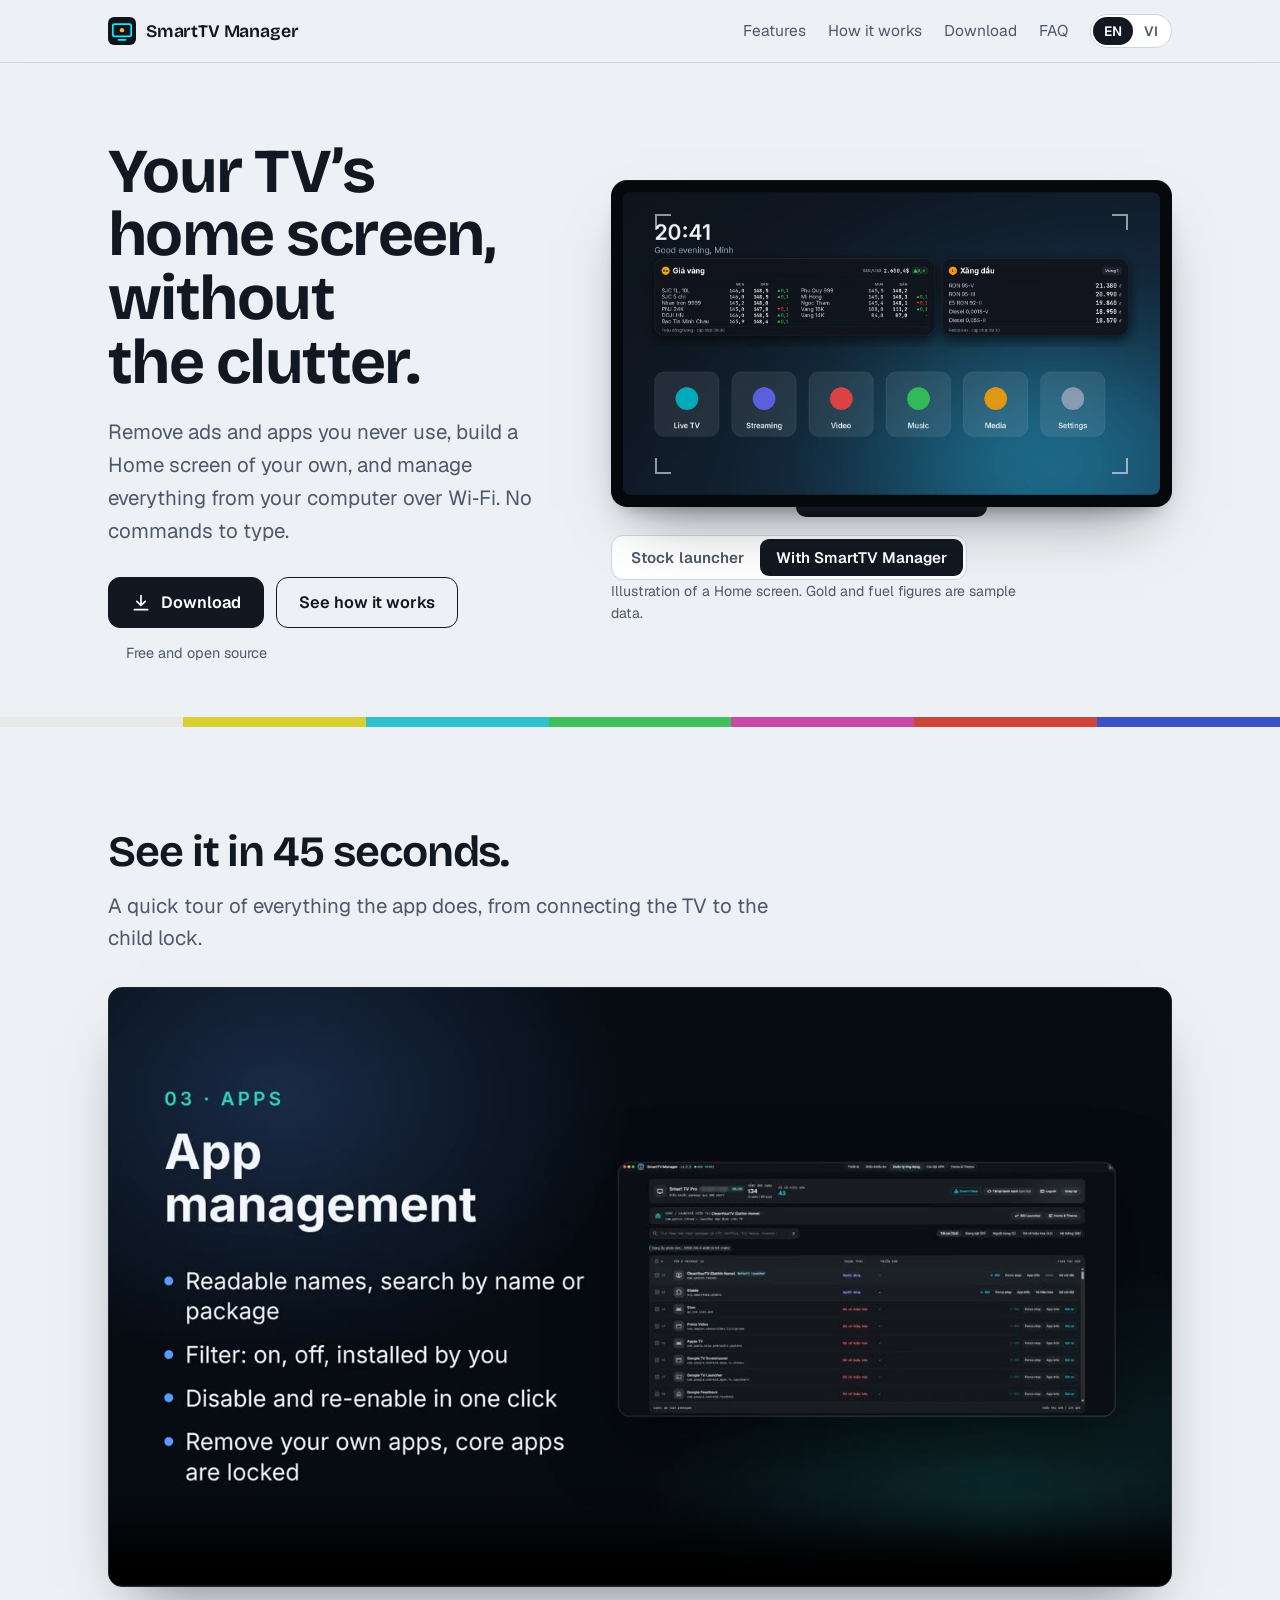
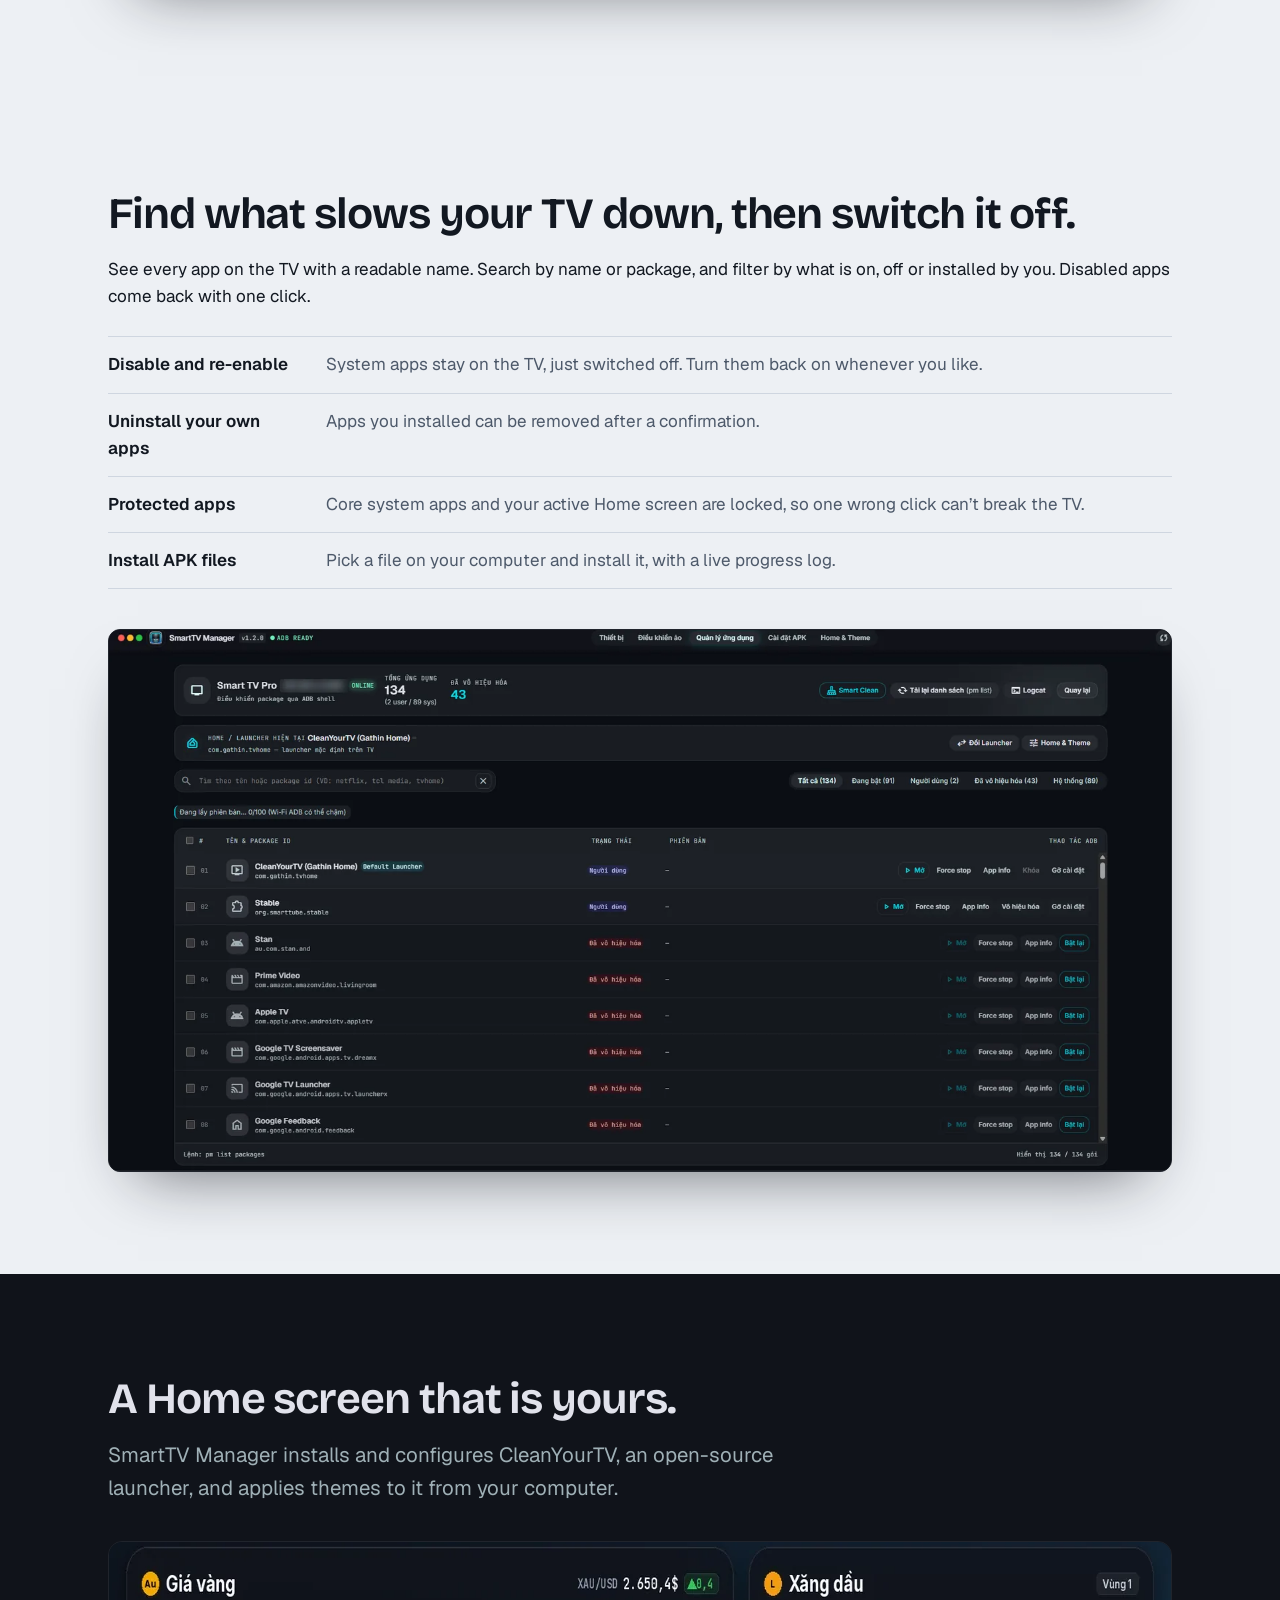
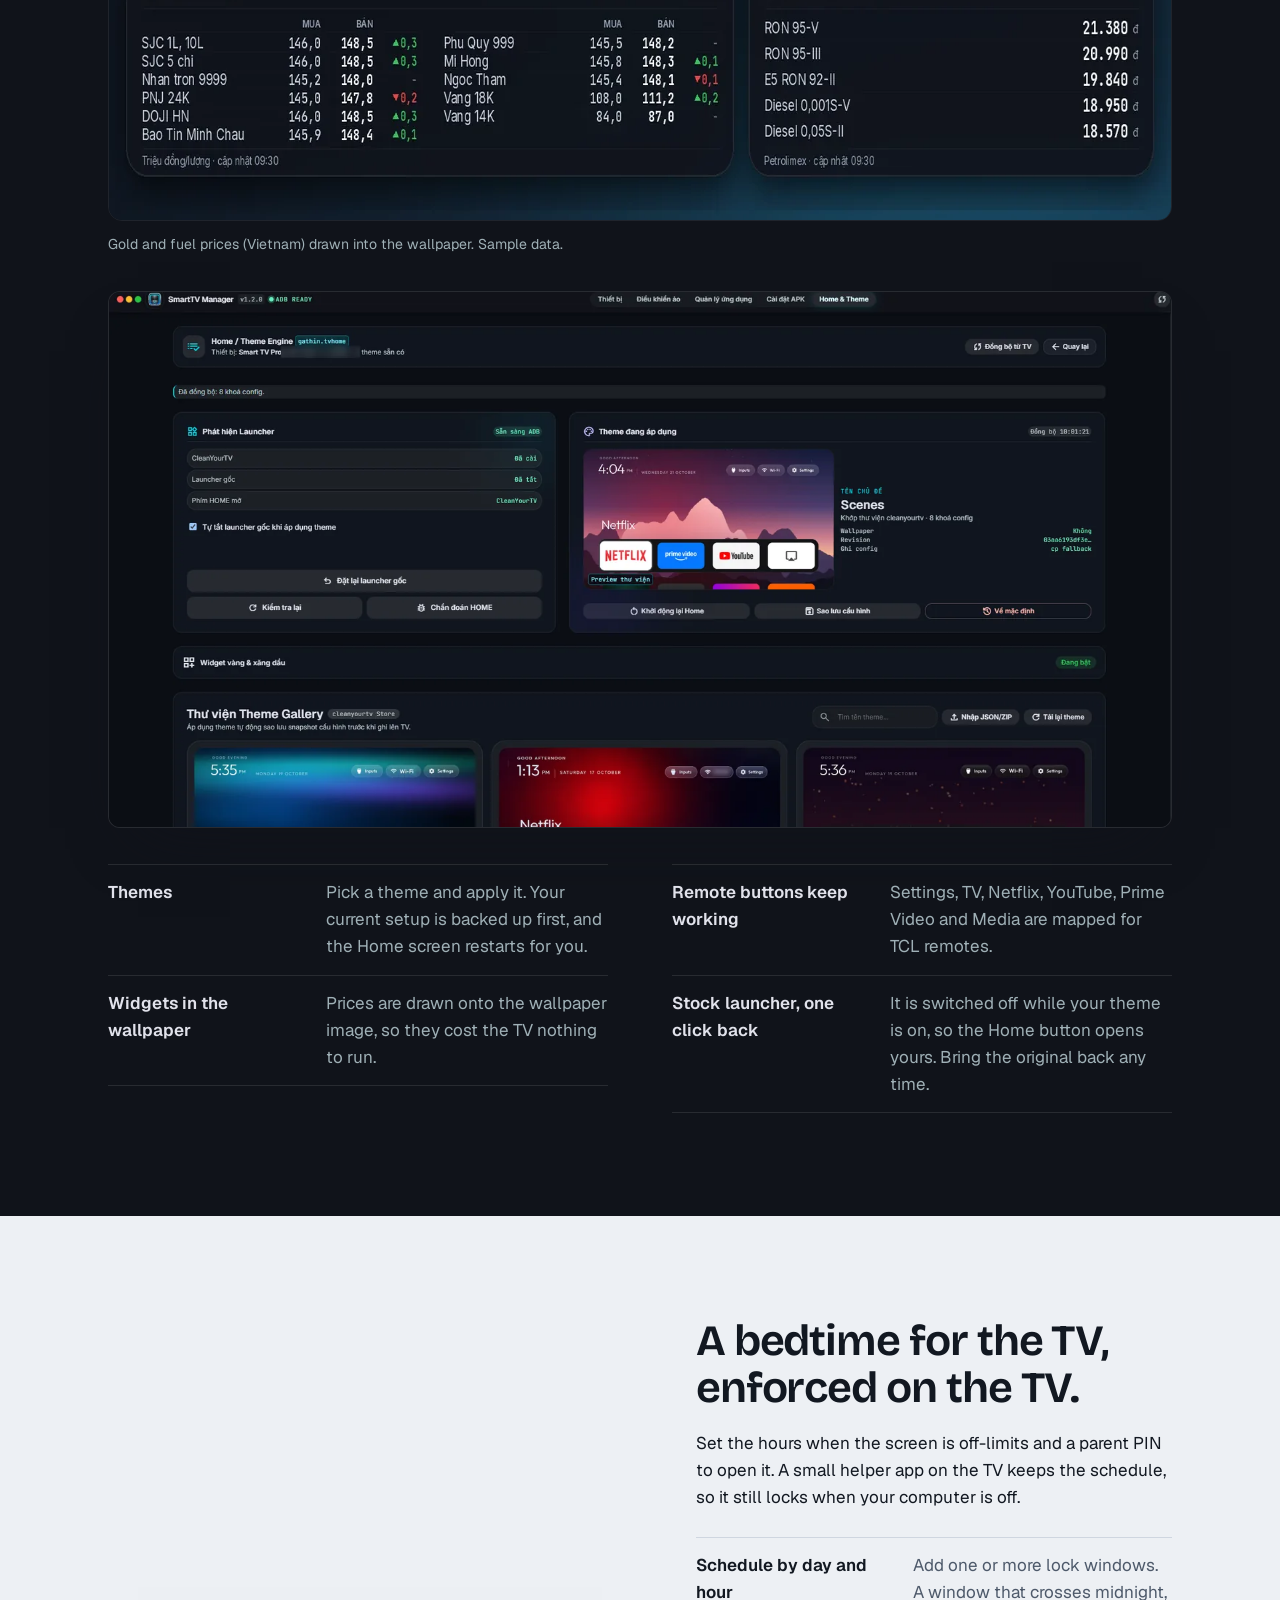
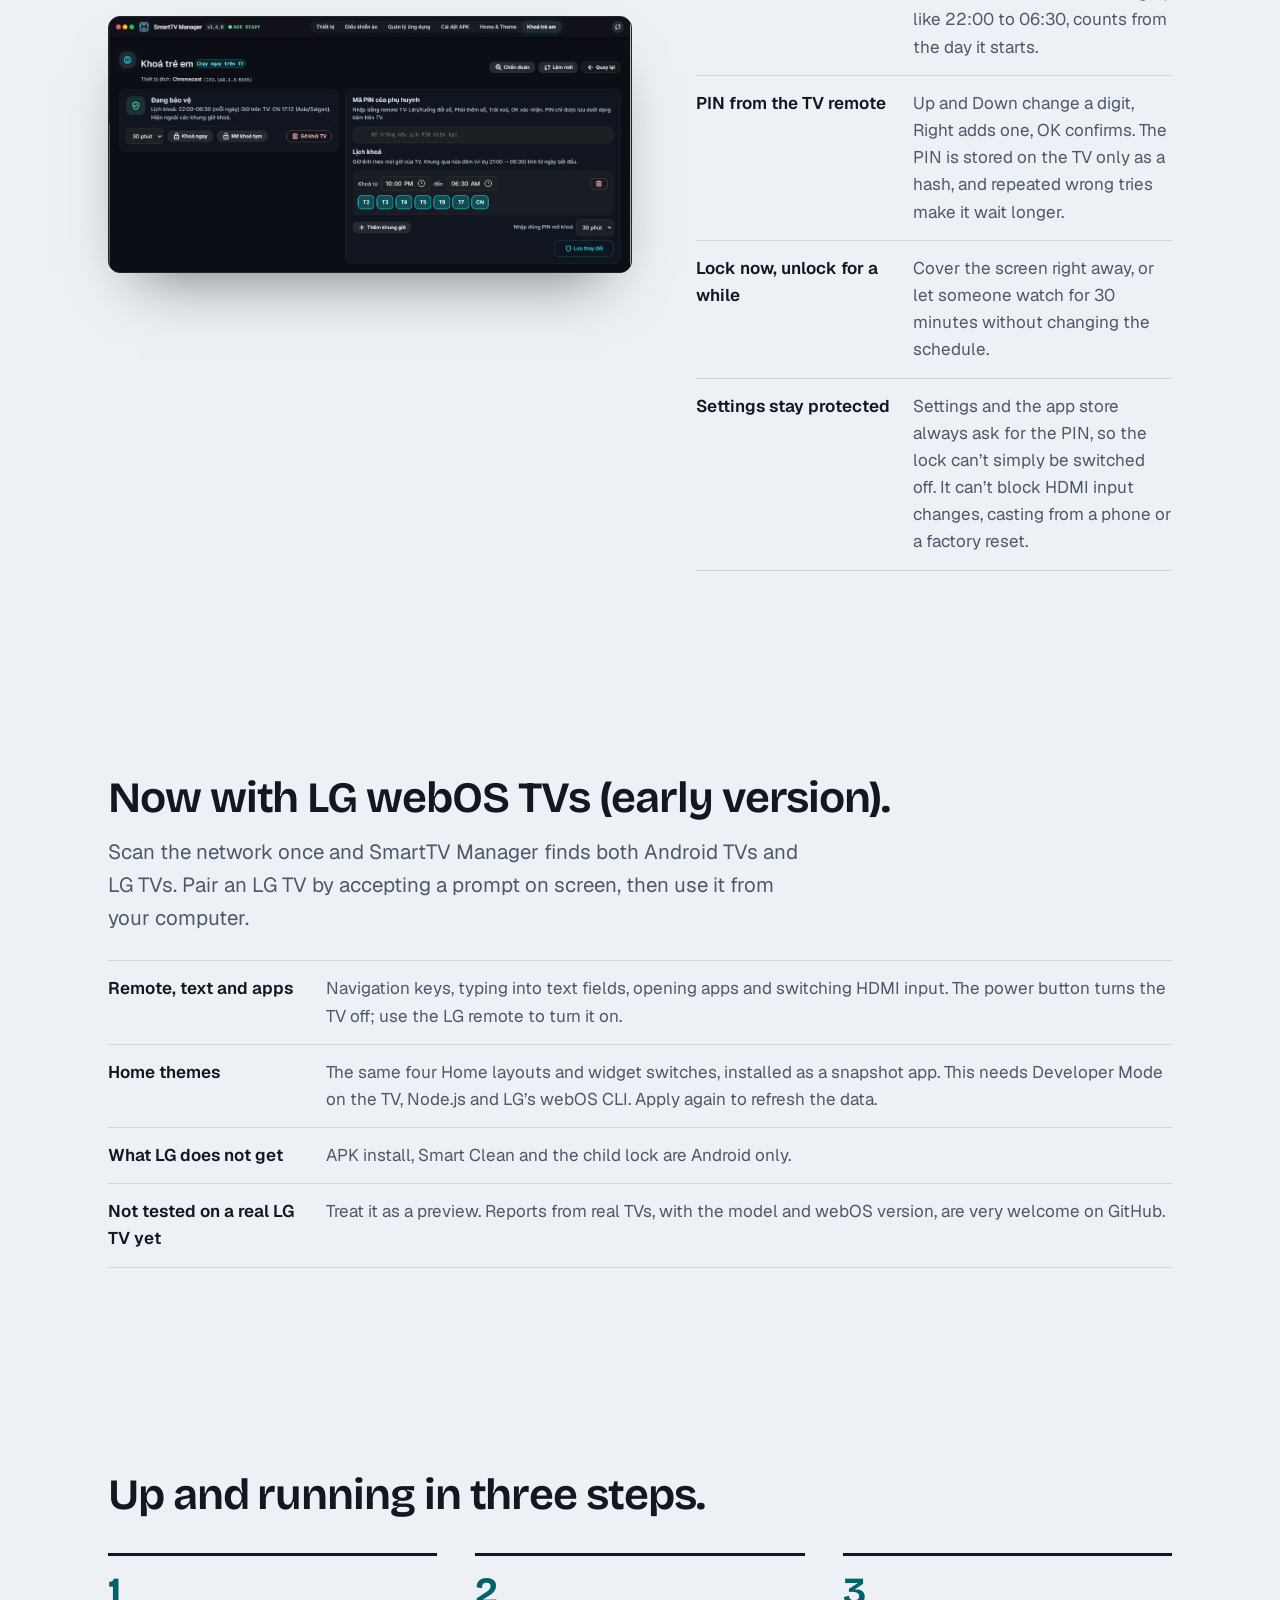
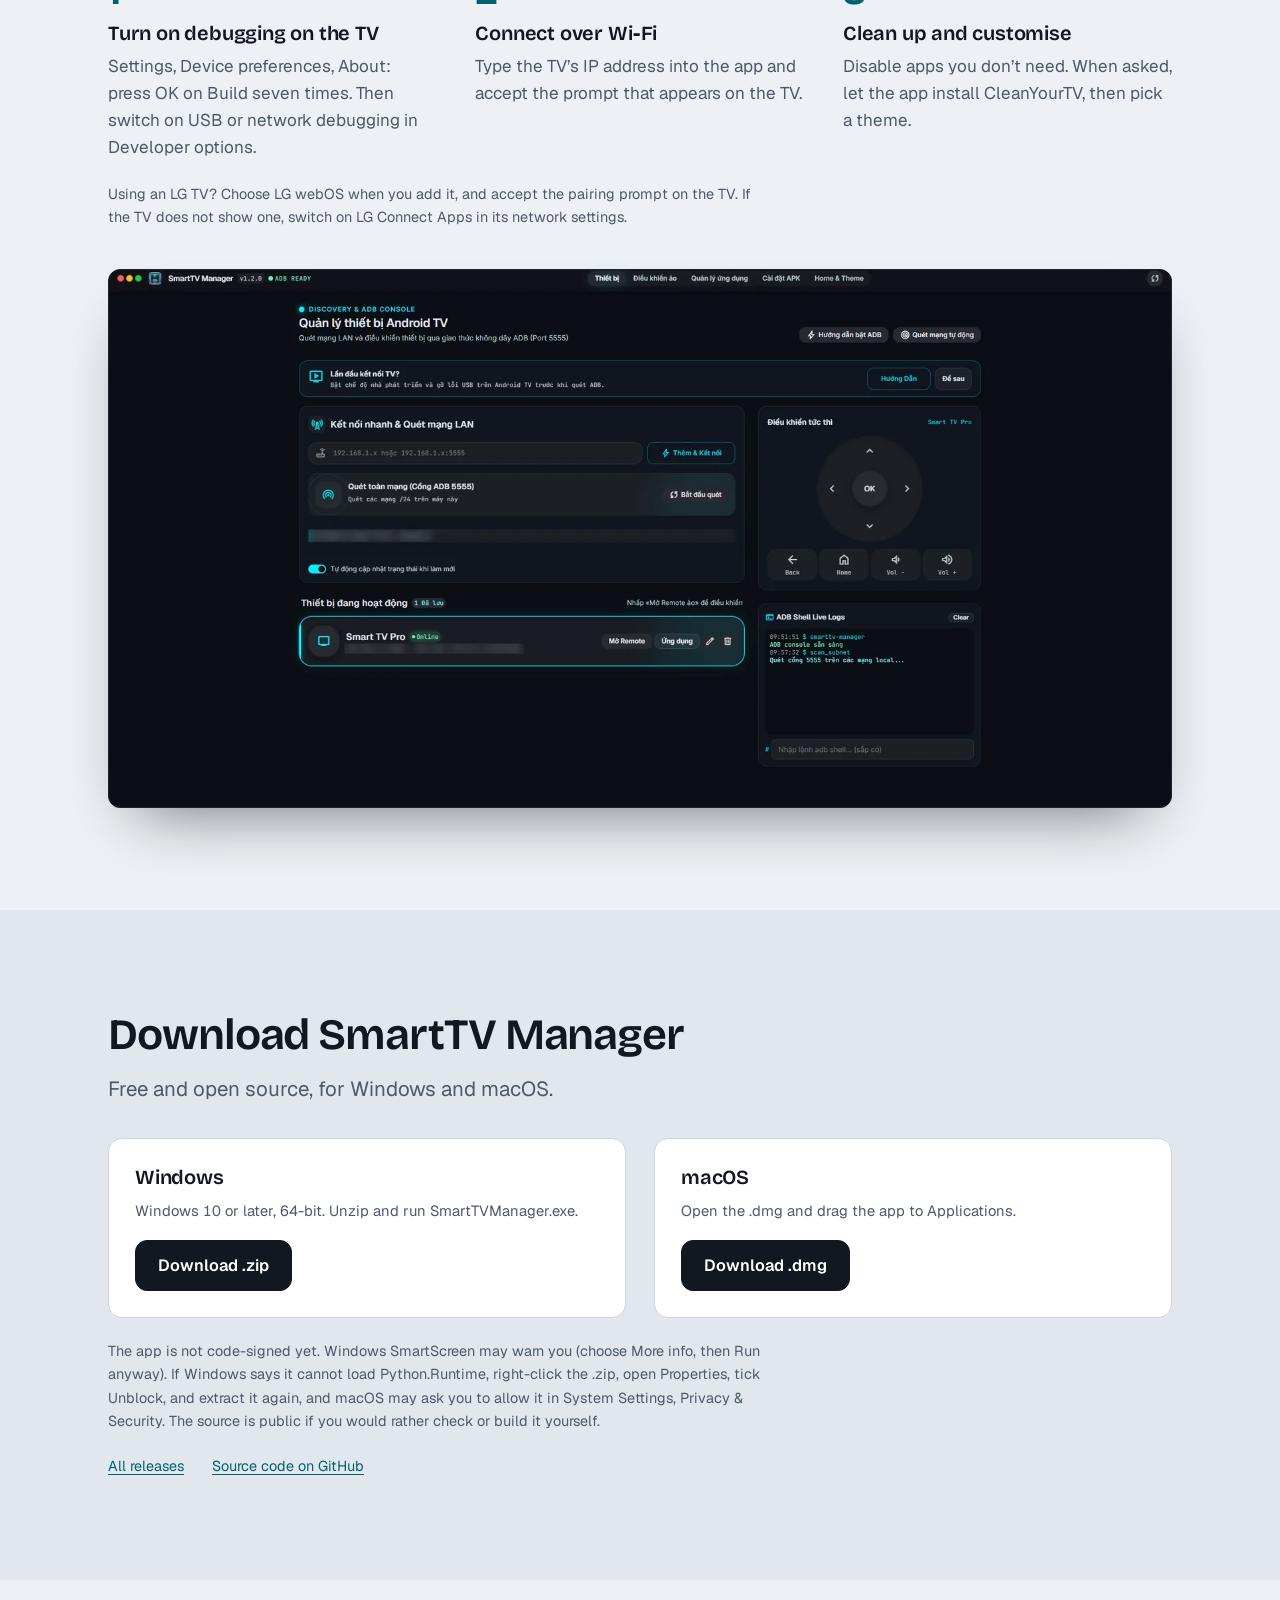
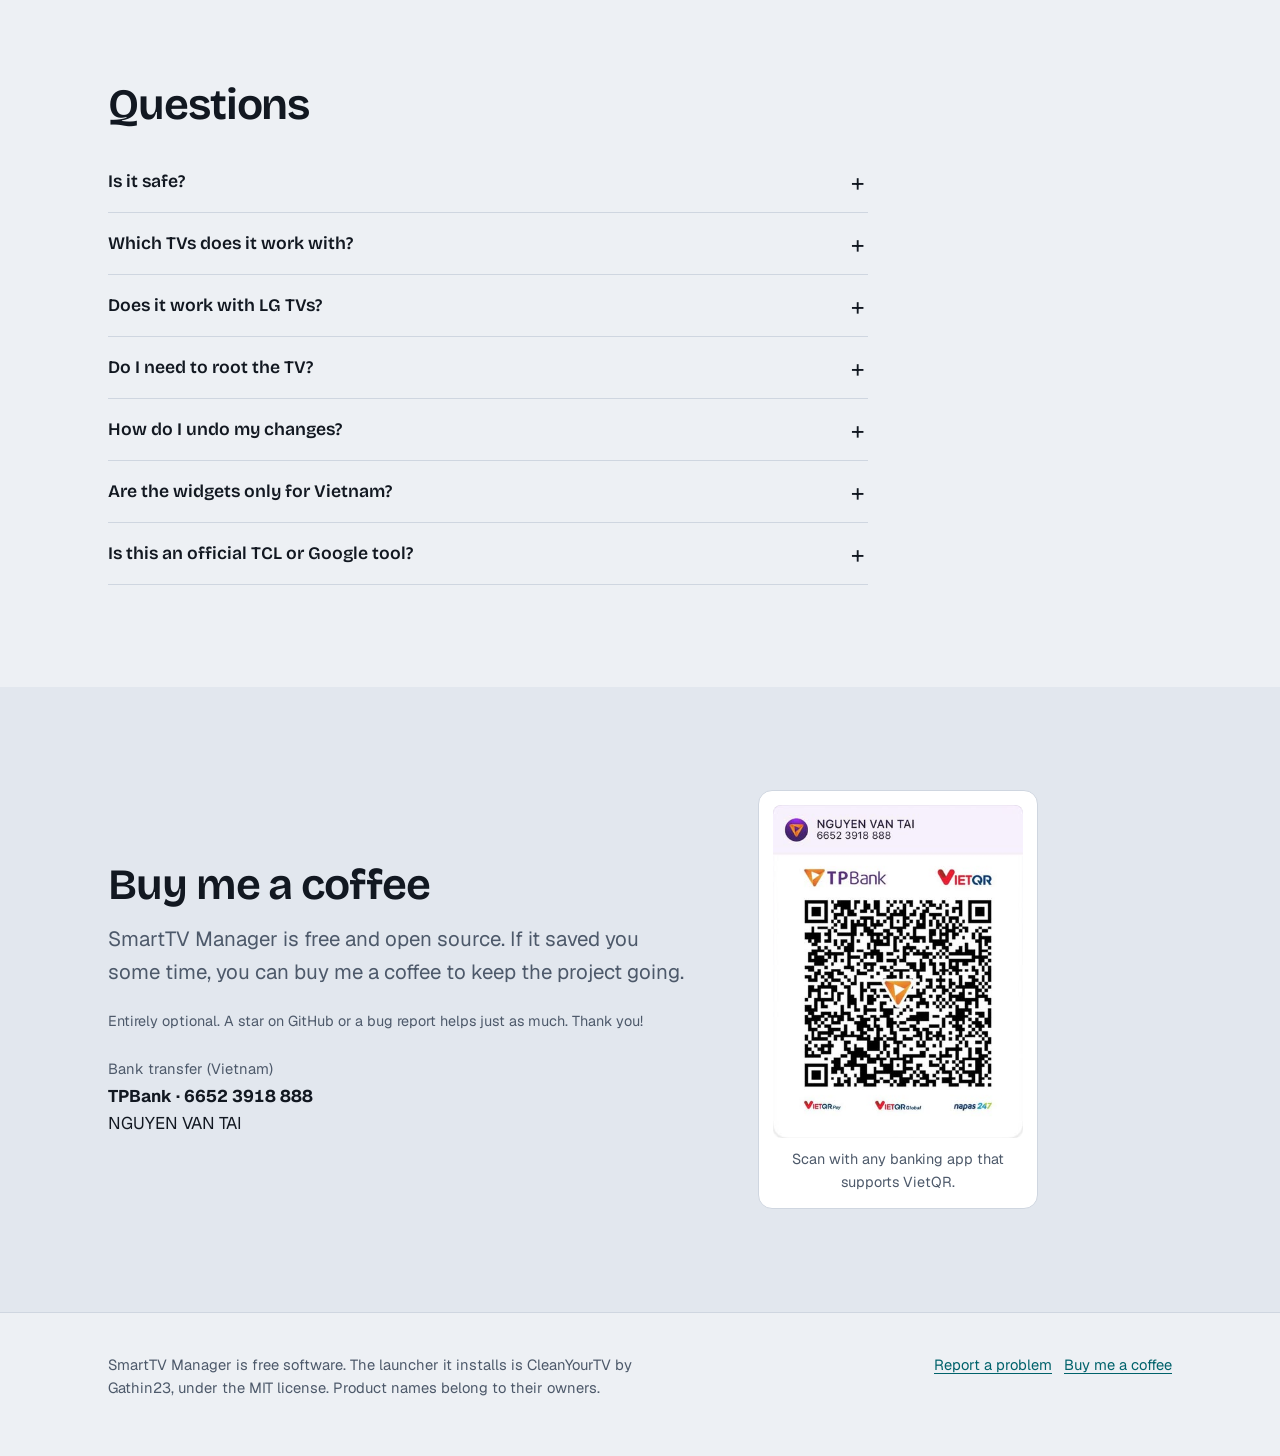
<file: site/index.html>
<!doctype html>
<html lang="en">
<head>
<meta charset="utf-8">
<meta name="viewport" content="width=device-width,initial-scale=1">
<title>SmartTV Manager: clean up and customise your Android TV and LG webOS TV</title>
<meta name="description" content="Remove ads and unused apps, build your own Home screen and manage your Android TV, Google TV or LG webOS TV from your computer. Free and open source for Windows and macOS.">
<link rel="icon" href="assets/img/favicon.svg" type="image/svg+xml">
<meta property="og:title" content="SmartTV Manager">
<meta property="og:description" content="Clean up and customise your Android TV or LG webOS TV from your computer. Free and open source.">
<meta property="og:type" content="website">
<link rel="canonical" href="https://nvt-ak.github.io/smart-tv-manager/">
<meta property="og:url" content="https://nvt-ak.github.io/smart-tv-manager/">
<meta property="og:image" content="https://nvt-ak.github.io/smart-tv-manager/assets/img/home-after.webp">
<meta name="theme-color" content="#edf0f4">
<link rel="preload" href="assets/fonts/bricolage-grotesque-latin-wght-normal.woff2" as="font" type="font/woff2" crossorigin>
<link rel="preload" href="assets/fonts/geist-latin-wght-normal.woff2" as="font" type="font/woff2" crossorigin>
<link rel="stylesheet" href="assets/css/site.css">
<script src="assets/js/analytics.js" defer></script>
</head>
<body>
<a class="skip" href="#main" data-i18n="skip">Skip to content</a>

<header class="top">
  <div class="wrap">
    <a class="brand" href="#top" aria-label="SmartTV Manager">
      <svg viewBox="0 0 64 64" aria-hidden="true"><rect width="64" height="64" rx="14" fill="#10131a"/><rect x="11" y="16" width="42" height="28" rx="4" fill="none" stroke="#00f0ff" stroke-width="4"/><path d="M24 52h16" stroke="#00f0ff" stroke-width="4" stroke-linecap="round"/><circle cx="32" cy="30" r="5" fill="#f2b544"/></svg>
      SmartTV Manager
    </a>
    <nav aria-label="Primary">
      <a class="navlink" href="#clean" data-i18n="nav_features">Features</a>
      <a class="navlink" href="#how" data-i18n="nav_how">How it works</a>
      <a class="navlink" href="#download" data-i18n="nav_download">Download</a>
      <a class="navlink" href="#faq" data-i18n="nav_faq">FAQ</a>
      <div class="lang" role="group" aria-label="Language">
        <button type="button" data-lang="en" aria-pressed="true">EN</button>
        <button type="button" data-lang="vi" aria-pressed="false">VI</button>
      </div>
    </nav>
  </div>
</header>

<main id="main">
<div class="hero" id="top">
  <div class="wrap">
    <div>
      <h1 data-i18n="h1">Your TV’s home screen, without the clutter.</h1>
      <p class="lede" data-i18n="lede">Remove ads and apps you never use, build a Home screen of your own, and manage everything from your computer over Wi‑Fi. No commands to type.</p>
      <div class="cta-row">
        <a class="btn btn-primary" id="heroDl" href="https://github.com/nvt-ak/smart-tv-manager/releases/latest">
          <svg viewBox="0 0 24 24" fill="none" stroke="currentColor" stroke-width="2" stroke-linecap="round" stroke-linejoin="round" aria-hidden="true"><path d="M12 3v12m0 0-5-5m5 5 5-5M4 20h16"/></svg>
          <span id="heroDlText" data-i18n="dl_generic">Download</span>
        </a>
        <a class="btn btn-ghost" href="#how" data-i18n="cta_how">See how it works</a>
      </div>
      <p class="fine ver"><span id="heroVer"></span><span data-i18n="free">Free and open source</span></p>
    </div>

    <figure class="tv is-before" id="tv">
      <div class="tv-bezel">
        <div class="tv-screen">
          <img src="assets/img/home-before.webp" alt="" width="1600" height="900" id="sceneBefore">
          <img src="assets/img/home-after.webp" alt="" width="1600" height="900" id="sceneAfter">
          <span class="scan" id="scan"></span>
          <span class="safe" aria-hidden="true"><i></i><i></i><i></i><i></i></span>
        </div>
      </div>
      <div class="tv-stand" aria-hidden="true"></div>
      <div class="tv-ctl">
        <div class="seg" role="group" aria-label="Compare Home screens">
          <button type="button" data-scene="before" aria-pressed="true" data-i18n="seg_before">Stock launcher</button>
          <button type="button" data-scene="after" aria-pressed="false" data-i18n="seg_after">With SmartTV Manager</button>
        </div>
      </div>
      <figcaption data-i18n="tv_cap">Illustration of a Home screen. Gold and fuel figures are sample data.</figcaption>
    </figure>
  </div>
</div>

<div class="bars" aria-hidden="true"><i></i><i></i><i></i><i></i><i></i><i></i><i></i></div>

<section id="demo">
  <div class="wrap">
    <h2 data-i18n="demo_h">See it in 45 seconds.</h2>
    <p class="lede" style="margin-top:14px" data-i18n="demo_p">A quick tour of everything the app does, from connecting the TV to the child lock.</p>
    <figure class="demo">
      <video id="demoVideo" controls playsinline preload="none" width="1920" height="1080" poster="assets/video/poster-en.jpg" src="assets/video/smarttv-manager-intro-en.mp4"></video>
    </figure>
  </div>
</section>

<section id="clean">
  <div class="wrap split">
    <div class="copy">
      <h2 data-i18n="clean_h">Find what slows your TV down, then switch it off.</h2>
      <p data-i18n="clean_p">See every app on the TV with a readable name. Search by name or package, and filter by what is on, off or installed by you. Disabled apps come back with one click.</p>
      <ul class="points">
        <li><b data-i18n="c1_t">Disable and re-enable</b><span data-i18n="c1_d">System apps stay on the TV, just switched off. Turn them back on whenever you like.</span></li>
        <li><b data-i18n="c2_t">Uninstall your own apps</b><span data-i18n="c2_d">Apps you installed can be removed after a confirmation.</span></li>
        <li><b data-i18n="c3_t">Protected apps</b><span data-i18n="c3_d">Core system apps and your active Home screen are locked, so one wrong click can’t break the TV.</span></li>
        <li><b data-i18n="c4_t">Install APK files</b><span data-i18n="c4_d">Pick a file on your computer and install it, with a live progress log.</span></li>
      </ul>
    </div>
    <figure class="shot"><img src="assets/img/app-apps.webp" width="1600" height="814" loading="lazy" alt="The app list in SmartTV Manager with search, filters and per-app actions"></figure>
  </div>
</section>

<section class="wide" id="home">
  <div class="wrap">
    <h2 data-i18n="home_h">A Home screen that is yours.</h2>
    <p class="lede" style="margin-top:16px" data-i18n="home_p">SmartTV Manager installs and configures CleanYourTV, an open-source launcher, and applies themes to it from your computer.</p>
    <figure class="wide-shot" style="margin-top:36px">
      <img src="assets/img/widgets.webp" width="1460" height="278" loading="lazy" alt="Gold and fuel price widgets drawn on a TV wallpaper">
    </figure>
    <figcaption class="fine" style="margin-top:12px;color:var(--on-dark-muted)" data-i18n="home_cap">Gold and fuel prices (Vietnam) drawn into the wallpaper. Sample data.</figcaption>
    <figure class="shot shot-dark" style="margin-top:36px"><img src="assets/img/app-home.webp" width="1600" height="806" loading="lazy" alt="The Home and Theme screen with the launcher status and theme gallery"></figure>
    <div class="wide-cols">
      <ul class="points" style="margin-top:0">
        <li><b data-i18n="h1_t">Themes</b><span data-i18n="h1_d">Pick a theme and apply it. Your current setup is backed up first, and the Home screen restarts for you.</span></li>
        <li><b data-i18n="h2_t">Widgets in the wallpaper</b><span data-i18n="h2_d">Prices are drawn onto the wallpaper image, so they cost the TV nothing to run.</span></li>
      </ul>
      <ul class="points" style="margin-top:0">
        <li><b data-i18n="h3_t">Remote buttons keep working</b><span data-i18n="h3_d">Settings, TV, Netflix, YouTube, Prime Video and Media are mapped for TCL remotes.</span></li>
        <li><b data-i18n="h4_t">Stock launcher, one click back</b><span data-i18n="h4_d">It is switched off while your theme is on, so the Home button opens yours. Bring the original back any time.</span></li>
      </ul>
    </div>
  </div>
</section>

<section id="guard">
  <div class="wrap split flip">
    <div class="copy">
      <h2 data-i18n="guard_h">A bedtime for the TV, enforced on the TV.</h2>
      <p data-i18n="guard_p">Set the hours when the screen is off-limits and a parent PIN to open it. A small helper app on the TV keeps the schedule, so it still locks when your computer is off.</p>
      <ul class="points">
        <li><b data-i18n="g1_t">Schedule by day and hour</b><span data-i18n="g1_d">Add one or more lock windows. A window that crosses midnight, like 22:00 to 06:30, counts from the day it starts.</span></li>
        <li><b data-i18n="g2_t">PIN from the TV remote</b><span data-i18n="g2_d">Up and Down change a digit, Right adds one, OK confirms. The PIN is stored on the TV only as a hash, and repeated wrong tries make it wait longer.</span></li>
        <li><b data-i18n="g3_t">Lock now, unlock for a while</b><span data-i18n="g3_d">Cover the screen right away, or let someone watch for 30 minutes without changing the schedule.</span></li>
        <li><b data-i18n="g4_t">Settings stay protected</b><span data-i18n="g4_d">Settings and the app store always ask for the PIN, so the lock can’t simply be switched off. It can’t block HDMI input changes, casting from a phone or a factory reset.</span></li>
      </ul>
    </div>
    <figure class="shot"><img src="assets/img/app-guard.webp" width="1267" height="618" loading="lazy" alt="The Child lock screen: protection status, parent PIN and the lock schedule"></figure>
  </div>
</section>

<section id="lg">
  <div class="wrap">
    <h2 data-i18n="lg_h">Now with LG webOS TVs (early version).</h2>
    <p class="lede" style="margin-top:14px" data-i18n="lg_p">Scan the network once and SmartTV Manager finds both Android TVs and LG TVs. Pair an LG TV by accepting a prompt on screen, then use it from your computer.</p>
    <ul class="points">
      <li><b data-i18n="lg1_t">Remote, text and apps</b><span data-i18n="lg1_d">Navigation keys, typing into text fields, opening apps and switching HDMI input. The power button turns the TV off; use the LG remote to turn it on.</span></li>
      <li><b data-i18n="lg2_t">Home themes</b><span data-i18n="lg2_d">The same four Home layouts and widget switches, installed as a snapshot app. This needs Developer Mode on the TV, Node.js and LG’s webOS CLI. Apply again to refresh the data.</span></li>
      <li><b data-i18n="lg3_t">What LG does not get</b><span data-i18n="lg3_d">APK install, Smart Clean and the child lock are Android only.</span></li>
      <li><b data-i18n="lg4_t">Not tested on a real LG TV yet</b><span data-i18n="lg4_d">Treat it as a preview. Reports from real TVs, with the model and webOS version, are very welcome on GitHub.</span></li>
    </ul>
  </div>
</section>

<section id="how">
  <div class="wrap">
    <h2 data-i18n="how_h">Up and running in three steps.</h2>
    <ol class="steps">
      <li><h3 data-i18n="s1_t">Turn on debugging on the TV</h3><p data-i18n="s1_d">Settings, Device preferences, About: press OK on Build seven times. Then switch on USB or network debugging in Developer options.</p></li>
      <li><h3 data-i18n="s2_t">Connect over Wi‑Fi</h3><p data-i18n="s2_d">Type the TV’s IP address into the app and accept the prompt that appears on the TV.</p></li>
      <li><h3 data-i18n="s3_t">Clean up and customise</h3><p data-i18n="s3_d">Disable apps you don’t need. When asked, let the app install CleanYourTV, then pick a theme.</p></li>
    </ol>
    <p class="fine note" data-i18n="how_lg">Using an LG TV? Choose LG webOS when you add it, and accept the pairing prompt on the TV. If the TV does not show one, switch on LG Connect Apps in its network settings.</p>
    <figure class="shot" style="margin-top:40px"><img src="assets/img/app-devices.webp" width="1600" height="808" loading="lazy" alt="The device screen: scan the network or type the TV address, then open the remote"></figure>
  </div>
</section>

<section class="dl" id="download">
  <div class="wrap">
    <h2 data-i18n="dl_h">Download SmartTV Manager</h2>
    <p class="lede" style="margin-top:14px" data-i18n="dl_p">Free and open source, for Windows and macOS.</p>
    <div class="dl-grid">
      <div class="dl-item" id="dlWin">
        <h3>Windows</h3>
        <p class="meta" id="metaWin" data-i18n="dl_win">Windows 10 or later, 64-bit. Unzip and run SmartTVManager.exe.</p>
        <a class="btn btn-primary" id="linkWin" href="https://github.com/nvt-ak/smart-tv-manager/releases/latest"><span data-i18n="dl_zip">Download .zip</span></a>
      </div>
      <div class="dl-item" id="dlMac">
        <h3>macOS</h3>
        <p class="meta" id="metaMac" data-i18n="dl_mac">Open the .dmg and drag the app to Applications.</p>
        <a class="btn btn-primary" id="linkMac" href="https://github.com/nvt-ak/smart-tv-manager/releases/latest"><span data-i18n="dl_dmg">Download .dmg</span></a>
      </div>
    </div>
    <p class="fine note" data-i18n="dl_note">The app is not code-signed yet. Windows SmartScreen may warn you (choose More info, then Run anyway). If Windows says it cannot load Python.Runtime, right-click the .zip, open Properties, tick Unblock, and extract it again, and macOS may ask you to allow it in System Settings, Privacy &amp; Security. The source is public if you would rather check or build it yourself.</p>
    <p class="fine note links"><a href="https://github.com/nvt-ak/smart-tv-manager/releases" data-i18n="dl_all">All releases</a> <a href="https://github.com/nvt-ak/smart-tv-manager" data-i18n="dl_src">Source code on GitHub</a></p>
  </div>
</section>

<section id="faq">
  <div class="wrap"><div class="faq">
    <h2 style="margin-bottom:22px" data-i18n="faq_h">Questions</h2>
    <details><summary data-i18n="q1">Is it safe?</summary><p data-i18n="a1">The app runs on your computer and talks to the TV over your local network using ADB. It collects no data. It contacts GitHub to download the launcher and public price sources for the widgets, only when you use those features. Disabling an app is reversible. Uninstalling is not, so the app asks first.</p></details>
    <details><summary data-i18n="q2">Which TVs does it work with?</summary><p data-i18n="a2">It was built and tested on a TCL Google TV running Android 11. App management and APK install use plain ADB, so other Android TV and Google TV models should work. Remote-key mapping is set up for TCL remotes. The launcher needs Android 8 or later. LG webOS TVs are supported as an early version (remote, apps, HDMI input, Home theme) and have not yet been verified on a real LG TV; APK install and Smart Clean are Android only.</p></details>
    <details><summary data-i18n="q7">Does it work with LG TVs?</summary><p data-i18n="a7">Yes, as an early version for LG webOS: remote, apps, HDMI input and Home themes. It has not been verified on a real LG TV yet, and APK install, Smart Clean and the child lock are not available on LG.</p></details>
    <details><summary data-i18n="q3">Do I need to root the TV?</summary><p data-i18n="a3">No. You only turn on USB or network debugging.</p></details>
    <details><summary data-i18n="q4">How do I undo my changes?</summary><p data-i18n="a4">Re-enable disabled apps in the app list, use “Reset stock launcher” to bring back the original Home screen, and restore a backup of your previous launcher settings.</p></details>
    <details><summary data-i18n="q5">Are the widgets only for Vietnam?</summary><p data-i18n="a5">The built-in gold and fuel widgets use Vietnamese sources, in VND. App management, APK install and themes work anywhere.</p></details>
    <details><summary data-i18n="q6">Is this an official TCL or Google tool?</summary><p data-i18n="a6">No. It is an independent project, not affiliated with TCL, Google, LG or the author of CleanYourTV. CleanYourTV is MIT licensed.</p></details>
  </div></div>
</section>
<section class="support" id="support">
  <div class="wrap support-grid">
    <div class="support-copy">
      <h2 data-i18n="sup_h">Buy me a coffee</h2>
      <p class="lede" style="margin-top:14px" data-i18n="sup_p">SmartTV Manager is free and open source. If it saved you some time, you can buy me a coffee to keep the project going.</p>
      <p class="fine note" data-i18n="sup_note">Entirely optional. A star on GitHub or a bug report helps just as much. Thank you!</p>
      <p class="acct"><span data-i18n="sup_acct">Bank transfer (Vietnam)</span><br><strong>TPBank · 6652 3918 888</strong><br>NGUYEN VAN TAI</p>
    </div>
    <figure class="qr">
      <img src="assets/img/donate-qr.webp" width="384" height="512" loading="lazy" alt="VietQR code for donations to NGUYEN VAN TAI at TPBank">
      <figcaption class="fine" data-i18n="sup_cap">Scan with any banking app that supports VietQR.</figcaption>
    </figure>
  </div>
</section>
</main>

<footer>
  <div class="wrap">
    <p data-i18n="foot">SmartTV Manager is free software. The launcher it installs is CleanYourTV by Gathin23, under the MIT license. Product names belong to their owners.</p>
    <p><a href="https://github.com/nvt-ak/smart-tv-manager/issues" data-i18n="foot_issue">Report a problem</a> &nbsp; <a href="#support" data-i18n="foot_support">Buy me a coffee</a></p>
  </div>
</footer>

<script src="assets/js/site.js"></script>
</body>
</html>
</file>
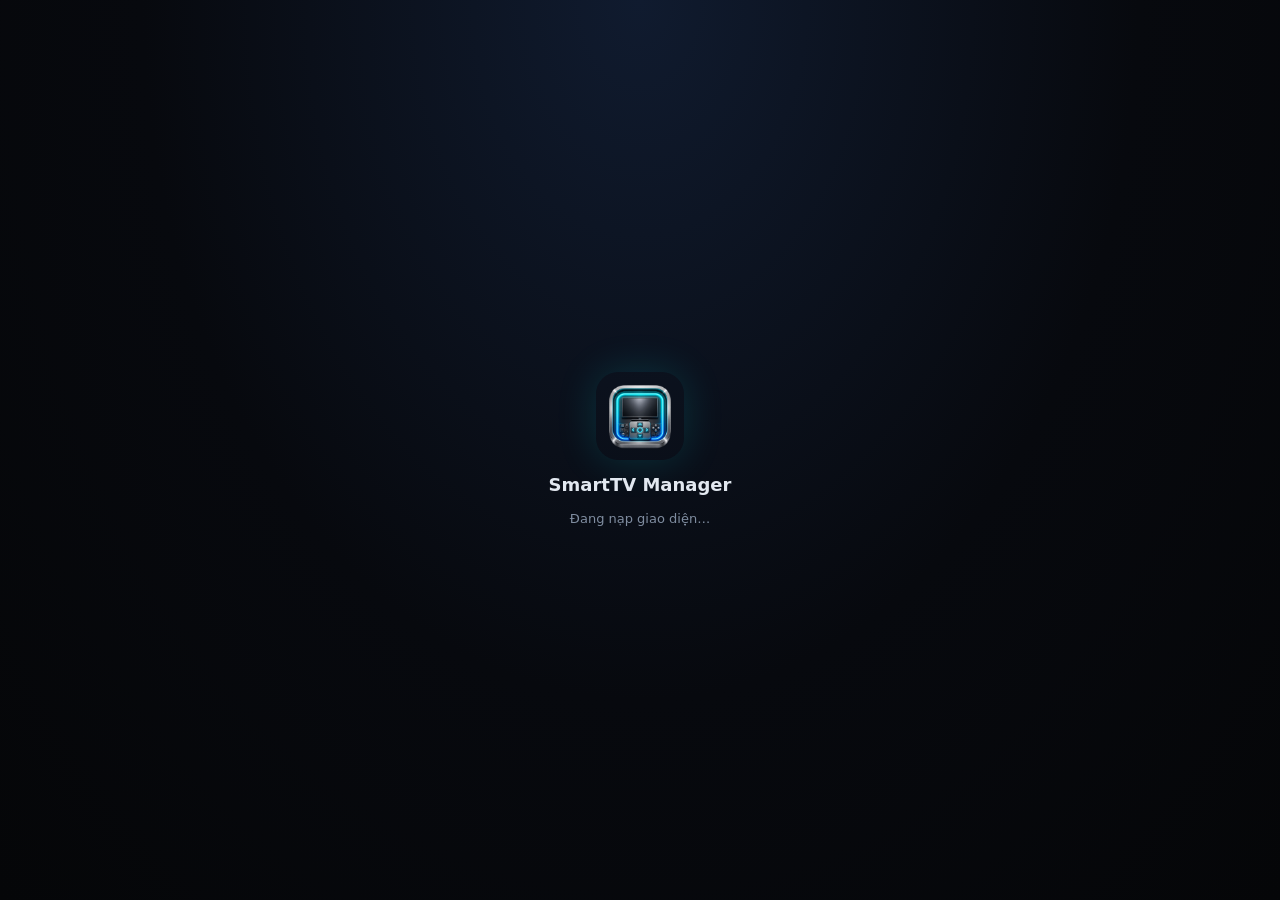
<file: ui/index.html>
<!doctype html>
<html class="dark" lang="vi">
<head>
  <meta charset="utf-8">
  <meta name="viewport" content="width=device-width, initial-scale=1">
  <title>SmartTV Manager</title>
  <style>
    html { color-scheme: dark; background: #0b0e14; }
    body { margin: 0; background: #0b0e14; color: #e1e2eb; }
    [hidden] { display: none !important; }
    .app-boot {
      position: fixed;
      inset: 0;
      z-index: 10000;
      display: flex;
      flex-direction: column;
      align-items: center;
      justify-content: center;
      gap: 12px;
      background: radial-gradient(ellipse at top, #101b2f 0%, #07090e 55%, #050608 100%);
      color: #94a3b8;
      font: 500 14px/1.4 system-ui, -apple-system, sans-serif;
    }
    .app-boot-title { margin: 0; font-size: 18px; font-weight: 700; color: #e2e8f0; }
    .app-boot-hint { margin: 0; font-size: 13px; opacity: 0.85; }
    .app-boot-icon { border-radius: 22px; box-shadow: 0 0 40px rgba(0, 240, 255, 0.15); }
    .app-boot--out { opacity: 0; transition: opacity 0.2s ease; pointer-events: none; }
  </style>
  <link rel="icon" type="image/png" sizes="32x32" href="assets/favicon.png">
  <link rel="apple-touch-icon" sizes="180x180" href="assets/app-icon-180.png">
  <link rel="preconnect" href="https://fonts.googleapis.com">
  <link rel="preconnect" href="https://fonts.gstatic.com" crossorigin>
  <link href="https://fonts.googleapis.com/css2?family=Geist:wght@400;500;600;700&family=Inter:wght@400;500;600;700&family=JetBrains+Mono:wght@400;500;600&display=swap" rel="stylesheet">
  <link href="https://fonts.googleapis.com/css2?family=Material+Symbols+Outlined:opsz,wght,FILL,GRAD@20..48,100..700,0..1,-50..200&display=swap" rel="stylesheet">
  <link rel="stylesheet" href="css/main.css">
</head>
<body class="app-shell">
  <div id="appBoot" class="app-boot" role="status" aria-live="polite" aria-label="Đang khởi động">
    <img class="app-boot-icon" src="assets/app-icon.png" width="88" height="88" alt="">
    <p class="app-boot-title">SmartTV Manager</p>
    <p class="app-boot-hint">Đang nạp giao diện…</p>
  </div>

  <header class="app-header">
    <div class="app-header-inner">
      <div class="app-brand">
        <div class="traffic-lights" aria-hidden="true">
          <span class="traffic-red"></span>
          <span class="traffic-yellow"></span>
          <span class="traffic-green"></span>
        </div>
        <div class="brand-mark" aria-hidden="true">
          <img class="brand-mark-img" src="assets/app-icon.png" alt="" width="32" height="32" decoding="async">
        </div>
        <span class="brand-title">SmartTV Manager</span>
        <button type="button" class="brand-version" id="brandVersion" title="Bấm để kiểm tra cập nhật">v</button>
        <button type="button" class="app-update-btn" id="appUpdateBtn" hidden></button>
        <div class="adb-pill">
          <span class="adb-pill-dot"></span>
          <span>ADB Ready</span>
        </div>
      </div>

      <nav class="app-nav" aria-label="Điều hướng chính">
        <button type="button" class="nav-tab tab-btn active" data-tab="devices">Thiết bị</button>
        <button type="button" class="nav-tab tab-btn" data-tab="remote" id="tabRemoteBtn" disabled>Điều khiển ảo</button>
        <button type="button" class="nav-tab tab-btn" data-tab="apps" id="tabAppsBtn" disabled>Quản lý ứng dụng</button>
        <button type="button" class="nav-tab tab-btn" data-tab="apk" id="tabApkBtn" disabled>Cài đặt APK</button>
        <button type="button" class="nav-tab tab-btn" data-tab="home" id="tabHomeBtn" disabled>Home &amp; Theme</button>
        <button type="button" class="nav-tab tab-btn" data-tab="guard" id="tabGuardBtn" disabled>Khoá trẻ em</button>
      </nav>

      <div class="header-tools">
        <button type="button" id="refreshBtn" class="btn btn--icon" title="Làm mới trạng thái">
          <span class="material-symbols-outlined">sync</span>
        </button>
      </div>
    </div>
  </header>

  <main class="app-main">

    <!-- DEVICES -->
    <section id="tab-devices" class="tab-pane active">
      <div class="workspace">
        <header class="page-header-row">
          <div>
            <div class="page-eyebrow">
              <span class="page-eyebrow-dot"></span>
              <span>Discovery &amp; ADB Console</span>
            </div>
            <h1 class="page-title">Quản lý thiết bị Android TV</h1>
            <p class="page-desc">Quét mạng LAN và điều khiển thiết bị qua giao thức không dây ADB (Port 5555)</p>
          </div>
          <div style="display:flex;gap:var(--space-sm);flex-wrap:wrap;">
            <button type="button" id="devGuideOpenBtn" class="btn btn--surface">
              <span class="material-symbols-outlined">bolt</span>
              Hướng dẫn bật ADB
            </button>
            <button type="button" id="scanQuickBtn" class="btn btn--surface">
              <span class="material-symbols-outlined">radar</span>
              Quét mạng tự động
            </button>
          </div>
        </header>

        <div id="devGuideBanner" class="dev-guide-banner glass-card" hidden>
          <div class="dev-guide-banner-text">
            <span class="material-symbols-outlined dev-guide-banner-icon">live_tv</span>
            <div>
              <strong>Lần đầu kết nối TV?</strong>
              <p class="device-meta" style="margin:4px 0 0;">Bật chế độ nhà phát triển và gỡ lỗi USB trên Android TV trước khi quét ADB.</p>
            </div>
          </div>
          <div class="dev-guide-banner-actions">
            <button type="button" id="devGuideBannerStart" class="btn btn--primary">Hướng Dẫn</button>
            <button type="button" id="devGuideBannerDismiss" class="btn btn--ghost">Để sau</button>
          </div>
        </div>

        <div class="dual-grid">
          <div class="dual-grid-main">

            <section class="glass-card discovery-panel">
              <div class="discovery-head">
                <div class="discovery-title-row">
                  <div class="discovery-icon">
                    <span class="material-symbols-outlined">cell_tower</span>
                  </div>
                  <h2 class="section-title" style="margin:0;">Kết nối nhanh &amp; Quét mạng LAN</h2>
                </div>
              </div>

              <div class="connect-row">
                <select id="manualPlatform" class="field-input" aria-label="Nền tảng TV" style="width:auto;"><option value="android_tv">Android / Google TV</option><option value="lg_webos">LG webOS</option></select>
                <div class="field-input-wrap">
                  <span class="material-symbols-outlined field-icon">router</span>
                  <input id="manualHost" class="field-input" type="text" placeholder="192.168.1.x hoặc 192.168.1.x:5555" autocomplete="off">
                </div>
                <button type="button" id="addBtn" class="btn btn--primary">
                  <span class="material-symbols-outlined">bolt</span>
                  Thêm &amp; Kết nối
                </button>
              </div>

              <div class="scan-tile">
                <div class="scan-tile-glow"></div>
                <div class="scan-tile-body">
                  <div class="scan-radar">
                    <span class="material-symbols-outlined">wifi_tethering</span>
                  </div>
                  <div>
                    <div class="section-title" style="font-size:14px;margin:0;">Quét toàn mạng (Cổng ADB 5555)</div>
                    <p class="device-meta" style="margin-top:4px;">Quét các mạng /24 trên máy này</p>
                  </div>
                </div>
                <button type="button" id="scanBtn" class="btn btn--surface">
                  <span class="material-symbols-outlined">sync</span>
                  Bắt đầu quét
                </button>
              </div>

              <div id="status" class="status-line" role="status"></div>
              <div id="scanResults" class="scan-results"></div>

              <div class="discovery-options">
                <label class="toggle-switch">
                  <input type="checkbox" checked disabled>
                  <span class="toggle-track"></span>
                  <span>Tự động cập nhật trạng thái khi làm mới</span>
                </label>
              </div>
            </section>

            <section class="stack-section">
              <div class="section-head">
                <div style="display:flex;align-items:center;gap:var(--space-sm);">
                  <h2 class="section-title">Thiết bị đang hoạt động</h2>
                  <span id="deviceSavedCount" class="badge badge--count">0 Đã lưu</span>
                </div>
                <span class="hint">Nhấp «Mở Remote ảo» để điều khiển</span>
              </div>
              <ul id="deviceList" class="device-roster"></ul>
            </section>
          </div>

          <aside class="dual-grid-aside">
            <section class="glass-card quick-remote">
              <div class="quick-remote-head">
                <span class="section-title" style="font-size:14px;margin:0;">Điều khiển tức thì</span>
                <span id="quickRemoteTarget" class="quick-remote-target">—</span>
              </div>
              <div class="quick-remote-pad">
                <button type="button" class="dpad up" data-key="19" title="Up"><span class="material-symbols-outlined">keyboard_arrow_up</span></button>
                <button type="button" class="dpad down" data-key="20" title="Down"><span class="material-symbols-outlined">keyboard_arrow_down</span></button>
                <button type="button" class="dpad left" data-key="21" title="Left"><span class="material-symbols-outlined">keyboard_arrow_left</span></button>
                <button type="button" class="dpad right" data-key="22" title="Right"><span class="material-symbols-outlined">keyboard_arrow_right</span></button>
                <button type="button" class="dpad ok" data-key="23" title="OK">OK</button>
              </div>
              <div class="quick-remote-keys">
                <button type="button" class="rbtn" data-key="4" title="Back"><span class="material-symbols-outlined">arrow_back</span>Back</button>
                <button type="button" class="rbtn" data-key="3" title="Home"><span class="material-symbols-outlined">home</span>Home</button>
                <button type="button" class="rbtn" data-key="25" title="Vol -"><span class="material-symbols-outlined">volume_down</span>Vol -</button>
                <button type="button" class="rbtn" data-key="24" title="Vol +"><span class="material-symbols-outlined">volume_up</span>Vol +</button>
              </div>
            </section>

            <section class="glass-card terminal-panel">
              <div class="terminal-head">
                <div style="display:flex;align-items:center;gap:var(--space-xs);">
                  <span class="material-symbols-outlined" style="font-size:16px;color:var(--color-primary-fixed-dim);">terminal</span>
                  <span class="section-title" style="font-size:13px;margin:0;">ADB Shell Live Logs</span>
                </div>
                <button type="button" id="clearLogsBtn" class="btn btn--ghost" style="padding:2px 8px;font-size:11px;">Clear</button>
              </div>
              <div id="terminal-body" class="terminal-log"></div>
              <div class="terminal-input-row">
                <span>#</span>
                <input type="text" id="terminalInput" placeholder="Nhập lệnh adb shell... (sắp có)" disabled>
              </div>
            </section>
          </aside>
        </div>
      </div>
    </section>

    <!-- REMOTE -->
    <section id="tab-remote" class="tab-pane">
      <div class="workspace remote-page">
        <div class="remote-status-bar">
          <div class="remote-status-main">
            <div class="remote-status-icon">
              <span class="material-symbols-outlined">tv_remote</span>
              <span class="live-dot" id="remoteLiveDot"></span>
            </div>
            <div>
              <div style="display:flex;align-items:center;gap:var(--space-xs);flex-wrap:wrap;">
                <span id="remoteTarget" class="target-name">—</span>
                <span id="remoteOnlineBadge" class="badge badge--offline">Offline</span>
              </div>
              <span id="remoteTargetMeta" class="device-meta">—</span>
            </div>
          </div>
          <div class="remote-status-actions">
            <button type="button" id="remoteWakeBtn" class="btn btn--ghost">
              <span class="material-symbols-outlined">wb_sunny</span>
              Đánh thức
            </button>
            <button type="button" id="backToDevices" class="btn btn--ghost">Quay lại</button>
          </div>
        </div>
        <div id="remoteStatus" class="status-line" role="status"></div>

        <div class="remote-grid">
          <div class="remote-shell">
            <div class="remote-body">
              <div class="remote-body-notch"></div>
              <div class="remote-top-cluster">
                <button type="button" class="remote-key remote-key--round-lg remote-key--power" data-key="26" title="Power">
                  <span class="material-symbols-outlined">power_settings_new</span>
                </button>
                <button type="button" class="remote-key remote-key--round" data-key="178" title="Input">
                  <span class="material-symbols-outlined">input</span>
                </button>
                <button type="button" class="remote-key remote-key--round" data-key="164" title="Mute">
                  <span class="material-symbols-outlined">volume_off</span>
                </button>
                <button type="button" class="remote-key remote-key--round" data-key="176" title="Settings">
                  <span class="material-symbols-outlined">settings</span>
                </button>
              </div>
              <div class="remote-dpad-ring">
                <button type="button" class="remote-key remote-dpad-up" data-key="19" title="Up"><span class="material-symbols-outlined">arrow_drop_up</span></button>
                <button type="button" class="remote-key remote-dpad-down" data-key="20" title="Down"><span class="material-symbols-outlined">arrow_drop_down</span></button>
                <button type="button" class="remote-key remote-dpad-left" data-key="21" title="Left"><span class="material-symbols-outlined">arrow_left</span></button>
                <button type="button" class="remote-key remote-dpad-right" data-key="22" title="Right"><span class="material-symbols-outlined">arrow_right</span></button>
                <button type="button" class="remote-key remote-dpad-ok" data-key="23" title="OK">OK</button>
              </div>
              <div class="remote-nav-row">
                <button type="button" class="remote-key remote-nav-key" data-key="4" title="Back"><span class="material-symbols-outlined">undo</span>Trở về</button>
                <button type="button" class="remote-key remote-nav-key" data-key="3" title="Home"><span class="material-symbols-outlined">home</span>Home</button>
                <button type="button" class="remote-key remote-nav-key" data-key="82" title="Menu"><span class="material-symbols-outlined">menu</span>Menu</button>
              </div>
              <div class="remote-rocker-grid">
                <div class="remote-rocker">
                  <button type="button" class="remote-key" data-key="24" title="Vol +"><span class="material-symbols-outlined">add</span></button>
                  <span class="remote-rocker-label">VOL</span>
                  <button type="button" class="remote-key" data-key="25" title="Vol -"><span class="material-symbols-outlined">remove</span></button>
                </div>
                <div class="remote-rocker">
                  <button type="button" class="remote-key" data-key="166" title="CH +"><span class="material-symbols-outlined">keyboard_arrow_up</span></button>
                  <span class="remote-rocker-label">CH</span>
                  <button type="button" class="remote-key" data-key="167" title="CH -"><span class="material-symbols-outlined">keyboard_arrow_down</span></button>
                </div>
              </div>
              <div class="remote-app-grid">
                <button type="button" class="remote-app-btn" data-pkg="com.netflix.ninja" style="color:#E50914;">NETFLIX</button>
                <button type="button" class="remote-app-btn" data-pkg="com.google.android.youtube.tv" style="color:#fff;">YouTube</button>
                <button type="button" class="remote-app-btn" data-pkg="com.amazon.amazonvideo.livingroom" style="color:#00A8E1;">prime video</button>
                <button type="button" class="remote-app-btn" data-pkg="com.disney.disneyplus" style="color:#fff;">Disney+</button>
              </div>
              <div class="remote-body-footer">SmartTV Manager • ADB</div>
            </div>
          </div>

          <div class="remote-side">
            <div class="remote-module">
              <div class="remote-module-head">
                <div>
                  <h3 class="remote-module-title">Nhập văn bản nhanh vào TV</h3>
                  <p class="remote-module-desc">Gõ trên máy tính → `adb shell input text`</p>
                </div>
              </div>
              <form id="remoteTextForm" class="remote-text-row">
                <div class="remote-text-input-wrap">
                  <input id="remoteTextInput" class="remote-text-input" type="text" placeholder="Tên phim, link YouTube..." autocomplete="off">
                  <button type="button" id="remoteTextClear" class="remote-text-clear" title="Xóa"><span class="material-symbols-outlined" style="font-size:16px;">close</span></button>
                </div>
                <button type="submit" class="btn btn--primary">
                  <span class="material-symbols-outlined">send</span>
                  Gửi đến TV
                </button>
              </form>
              <div class="remote-preset-row">
                <span>Mẫu:</span>
                <button type="button" class="remote-preset-tag" data-preset="4K HDR Demo">4K HDR Demo</button>
                <button type="button" class="remote-preset-tag" data-preset="Lofi Chill">Lofi Chill</button>
                <button type="button" id="remotePasteBtn" class="remote-preset-tag">Dán clipboard</button>
              </div>
            </div>

            <div class="remote-module">
              <h3 class="remote-module-title">Bàn di chuột ảo</h3>
              <p class="remote-module-desc">Double-click = OK • Kéo = swipe (demo)</p>
              <div id="remoteTrackpad" class="remote-trackpad">
                <div class="remote-trackpad-grid"></div>
                <div class="remote-trackpad-hint"><span class="material-symbols-outlined">drag_pan</span>Rê trong vùng này</div>
                <div id="remoteTrackpadDot" class="remote-trackpad-dot"></div>
              </div>
              <div class="remote-nav-row" style="grid-template-columns:repeat(3,1fr);">
                <button type="button" id="remoteMouseLeft" class="btn btn--surface">Chuột Trái</button>
                <button type="button" id="remoteMouseScroll" class="btn btn--surface">Cuộn</button>
                <button type="button" id="remoteMouseBack" class="btn btn--surface">Back</button>
              </div>
            </div>

            <div class="remote-module">
              <h3 class="remote-module-title">Tiện ích điều khiển</h3>
              <div class="remote-tool-grid">
                <button type="button" class="remote-tool-card" id="remoteScreencapBtn"><span class="material-symbols-outlined">screenshot_monitor</span>Chụp màn hình</button>
                <button type="button" class="remote-tool-card" id="remoteDevBtn"><span class="material-symbols-outlined">developer_mode</span>Dev options</button>
                <button type="button" class="remote-tool-card" id="remoteRebootBtn"><span class="material-symbols-outlined">restart_alt</span>Khởi động lại</button>
                <button type="button" class="remote-tool-card" data-key="85" title="Play/Pause"><span class="material-symbols-outlined">play_pause</span>Play/Pause</button>
              </div>
              <div id="webosInputs" hidden style="margin-top:12px;"><label>Đầu vào LG <select id="webosInputSelect" class="field-input" aria-label="Đầu vào LG"></select></label><button type="button" id="webosInputsRefresh" class="btn btn--surface">Tải đầu vào</button><button type="button" id="webosInputSwitch" class="btn btn--primary">Chuyển đầu vào</button><p id="webosInputStatus" role="status"></p></div>
              <div id="remoteShotPreview" hidden style="margin-top:12px">
                <img id="remoteShotImg" alt="Ảnh chụp màn hình TV" style="width:100%;border-radius:8px;display:block">
                <div style="display:flex;gap:8px;align-items:center;margin-top:8px">
                  <code id="remoteShotPath" style="flex:1;font-size:12px;word-break:break-all"></code>
                  <button type="button" class="btn btn--surface" id="remoteShotFolderBtn">Mở thư mục</button>
                </div>
              </div>
              <div class="remote-keycode-row">
                <span class="apps-stat-label" style="text-transform:none;">Keycode</span>
                <input id="remoteCustomKeycode" class="remote-keycode-input" type="number" placeholder="85">
                <button type="button" id="remoteSendKeycodeBtn" class="btn btn--surface">Gửi</button>
              </div>
            </div>

            <div class="remote-log">
              <div style="display:flex;justify-content:space-between;align-items:center;">
                <span class="apps-stat-label" style="text-transform:uppercase;">ADB stream</span>
                <button type="button" id="remoteClearLog" class="btn btn--ghost" style="padding:2px 8px;font-size:10px;">Xóa log</button>
              </div>
              <div id="remoteAdbLog" class="remote-log-body"></div>
            </div>
          </div>
        </div>

        <div id="remoteToast" class="remote-toast" role="status">
          <span class="material-symbols-outlined" id="remoteToastIcon">check_circle</span>
          <span id="remoteToastMsg"></span>
        </div>
      </div>
    </section>

    <!-- APPS -->
    <section id="tab-apps" class="tab-pane">
      <div class="workspace apps-page">
        <div class="apps-device-bar glass-card">
          <div class="apps-device-bar-glow"></div>
          <div class="apps-device-main">
            <div class="apps-device-id">
              <div class="apps-device-icon"><span class="material-symbols-outlined">tv</span></div>
              <div>
                <div style="display:flex;align-items:center;gap:var(--space-sm);flex-wrap:wrap;">
                  <span id="appsTarget" class="apps-stat-value" style="font-size:17px;">—</span>
                  <span id="appsTargetMeta" class="apps-host-chip">—</span>
                  <span id="appsOnlineBadge" class="badge badge--offline">Offline</span>
                </div>
                <span id="appsDeviceSub" class="device-meta">Chọn thiết bị từ tab Thiết bị</span>
              </div>
            </div>
            <div class="apps-stats-row">
              <div>
                <div class="apps-stat-label">Tổng ứng dụng</div>
                <div class="apps-stat-value" id="appsTotalStat">0</div>
                <div class="apps-stat-sub" id="appsTypeBreakdown">(0 user / 0 sys)</div>
              </div>
              <div>
                <div class="apps-stat-label">Đã vô hiệu hóa</div>
                <div class="apps-stat-value" id="appsDisabledStat" style="color:var(--color-primary-fixed-dim);">0</div>
              </div>
            </div>
          </div>
          <div class="apps-device-actions">
            <button type="button" id="smartCleanBtn" class="btn btn--accent">
              <span class="material-symbols-outlined">mop</span>
              Smart Clean
            </button>
            <button type="button" id="refreshAppsBtn" class="btn btn--surface">
              <span class="material-symbols-outlined">cached</span>
              Tải lại danh sách
              <span class="apps-stat-sub">(pm list)</span>
            </button>
            <button type="button" id="appsLogcatBtn" class="btn btn--surface" title="Sắp có">
              <span class="material-symbols-outlined">terminal</span>
              Logcat
            </button>
            <button type="button" id="backToDevicesFromApps" class="btn btn--ghost">Quay lại</button>
          </div>
        </div>

        <div class="apps-launcher-bar">
          <div style="display:flex;align-items:center;gap:var(--space-md);min-width:0;">
            <div class="discovery-icon"><span class="material-symbols-outlined">home_app_logo</span></div>
            <div style="min-width:0;">
              <div style="display:flex;flex-wrap:wrap;align-items:center;gap:var(--space-xs);">
                <span class="apps-stat-label">Home / Launcher hiện tại</span>
                <span id="appsLauncherName" class="app-row-title">—</span>
                <span id="appsLauncherVer" class="apps-host-chip"></span>
              </div>
              <div id="appsHomeInfo" class="device-meta" style="margin-top:4px;">Chưa tải</div>
            </div>
          </div>
          <div style="display:flex;flex-wrap:wrap;gap:var(--space-xs);">
            <button type="button" id="appsLauncherPickBtn" class="btn btn--surface">
              <span class="material-symbols-outlined">swap_horiz</span>
              Đổi Launcher
            </button>
            <button type="button" id="appsHomeThemeBtn" class="btn btn--surface">
              <span class="material-symbols-outlined">tune</span>
              Home &amp; Theme
            </button>
          </div>
        </div>

        <div class="apps-toolbar-row">
          <div class="apps-search-wrap">
            <span class="material-symbols-outlined field-icon">search</span>
            <input id="appSearch" class="field-input apps-search-input" type="search" placeholder="Tìm theo tên hoặc package id (VD: netflix, tcl media, tvhome)" autocomplete="off">
            <button type="button" id="appsSearchClear" class="apps-search-clear" title="Xóa tìm kiếm">
              <span class="material-symbols-outlined">close</span>
            </button>
          </div>
          <div class="apps-filter-tabs" id="appsFilterTabs" role="tablist">
            <button type="button" class="filter-tab active" data-filter="all">Tất cả (0)</button>
            <button type="button" class="filter-tab" data-filter="enabled">Đang bật (0)</button>
            <button type="button" class="filter-tab" data-filter="user">Người dùng (0)</button>
            <button type="button" class="filter-tab" data-filter="disabled">Đã vô hiệu hóa (0)</button>
            <button type="button" class="filter-tab" data-filter="system">Hệ thống (0)</button>
          </div>
        </div>

        <div id="appsBatchBar" class="apps-batch-bar">
          <div style="display:flex;align-items:center;gap:var(--space-md);">
            <span class="material-symbols-outlined" style="color:var(--color-primary);">checklist</span>
            <span>Đã chọn: <strong id="appsSelectedCount">0</strong> ứng dụng</span>
            <button type="button" id="appsClearSelection" class="btn btn--ghost" style="padding:2px 8px;">Bỏ chọn</button>
          </div>
          <div style="display:flex;flex-wrap:wrap;gap:var(--space-xs);">
            <button type="button" class="btn btn--surface" data-batch="force_stop">Dừng đồng loạt</button>
            <button type="button" class="btn btn--surface" data-batch="disable">Vô hiệu hóa</button>
          </div>
        </div>

        <div class="apps-status-row">
          <div id="appsStatus" class="status-line" role="status"></div>
          <button type="button" id="appsAdbCancelBtn" class="btn btn--ghost apps-adb-cancel" hidden>
            <span class="material-symbols-outlined">stop_circle</span>
            Hủy thao tác ADB
          </button>
        </div>

        <div class="apps-grid glass-card">
          <div class="apps-grid-header">
            <div style="display:flex;align-items:center;gap:var(--space-sm);">
              <input type="checkbox" id="appsMasterCheckbox" title="Chọn tất cả">
              <span>#</span>
            </div>
            <span>Tên &amp; Package ID</span>
            <span>Trạng thái</span>
            <span>Phiên bản</span>
            <span style="text-align:right;">Thao tác ADB</span>
          </div>
          <div id="appsList" class="apps-grid-body"></div>
          <div id="appsNoResults" class="apps-empty">
            <span class="material-symbols-outlined" style="font-size:48px;color:var(--color-outline);">search_off</span>
            <p class="page-title" style="font-size:17px;">Không tìm thấy ứng dụng</p>
            <p class="page-desc">Đổi bộ lọc hoặc xóa từ khóa tìm kiếm.</p>
            <button type="button" id="appsEmptyClear" class="btn btn--surface">Xóa bộ lọc</button>
          </div>
          <div class="apps-grid-footer">
            <span id="appsSyncMeta">Lệnh: pm list packages</span>
            <span>Hiển thị <strong id="appsVisibleCount">0</strong> / <span id="appsFooterTotal">0</span> gói</span>
          </div>
        </div>

        <div class="apps-console">
          <div style="display:flex;align-items:center;justify-content:space-between;">
            <div style="display:flex;align-items:center;gap:var(--space-xs);">
              <span class="material-symbols-outlined" style="font-size:18px;color:var(--color-primary-fixed-dim);">terminal</span>
              <span class="apps-stat-label" style="text-transform:none;letter-spacing:0;">ADB Command Stream</span>
            </div>
            <button type="button" id="appsClearConsole" class="btn btn--ghost" style="padding:2px 8px;font-size:11px;">Clear</button>
          </div>
          <div id="appsTerminalOutput" class="apps-console-body"></div>
        </div>

        <div id="appsToast" class="apps-toast" role="status">
          <span class="material-symbols-outlined" id="appsToastIcon">check_circle</span>
          <span id="appsToastMsg"></span>
        </div>
      </div>
    </section>

    <div id="smartCleanModal" class="home-modal-backdrop smart-clean-modal" hidden>
      <div class="smart-clean-window" role="dialog" aria-labelledby="smartCleanTitle" aria-modal="true">
        <header class="smart-clean-titlebar">
          <div class="smart-clean-traffic">
            <button type="button" id="smartCleanClose" class="smart-clean-dot smart-clean-dot--red" aria-label="Đóng"></button>
            <span class="smart-clean-dot smart-clean-dot--amber" aria-hidden="true"></span>
            <span class="smart-clean-dot smart-clean-dot--green" aria-hidden="true"></span>
            <span class="smart-clean-titlebar-tag">ADB CONSOLE // DEBLOAT ADVISOR v1.0</span>
          </div>
          <div class="smart-clean-titlebar-center">
            <span class="material-symbols-outlined">live_tv</span>
            <span>SmartTV Manager</span>
            <span class="smart-clean-titlebar-sep">•</span>
            <span class="smart-clean-titlebar-muted">Trợ lý Phân tích Gói &amp; Debloat Tự động</span>
          </div>
          <div class="smart-clean-device-badge">
            <span class="smart-clean-device-dot" aria-hidden="true"></span>
            <span id="smartCleanDeviceName">—</span>
            <span class="smart-clean-device-sep">|</span>
            <span id="smartCleanDeviceHost" class="smart-clean-device-host">—</span>
          </div>
        </header>

        <div class="smart-clean-workspace">
          <details id="smartCleanAiPanel" class="smart-clean-ai-card smart-clean-ai-panel">
            <summary class="smart-clean-ai-summary" aria-labelledby="smartCleanTitle">
              <div class="smart-clean-ai-glow" aria-hidden="true"></div>
              <div class="smart-clean-ai-icon smart-clean-ai-icon--summary">
                <span class="material-symbols-outlined">bolt</span>
              </div>
              <div class="smart-clean-ai-summary-text">
                <div class="smart-clean-ai-title-row">
                  <h2 id="smartCleanTitle" class="smart-clean-ai-title">Gợi ý AI &amp; tối ưu thông minh</h2>
                  <span id="smartCleanModelBadge" class="smart-clean-gpt-badge">Chưa chọn model</span>
                </div>
                <p class="smart-clean-ai-summary-hint">Mặc định dùng Offline DB — mở để cấu hình API / quét AI</p>
              </div>
              <span class="material-symbols-outlined smart-clean-ai-chevron" aria-hidden="true">expand_more</span>
            </summary>

            <div class="smart-clean-ai-panel-body">
            <div class="smart-clean-ai-config">
              <div class="smart-clean-config-row smart-clean-config-row--key">
                <label class="smart-clean-config-lbl" for="smartCleanApiKey">API key</label>
                <div class="smart-clean-config-keyline">
                  <div class="smart-clean-key-field smart-clean-config-grow">
                    <span class="material-symbols-outlined smart-clean-key-icon">key</span>
                    <input id="smartCleanApiKey" class="smart-clean-key-input" type="password" placeholder="sk-… hoặc key proxy" autocomplete="off">
                    <div class="smart-clean-key-actions">
                      <span id="smartCleanKeyHint" class="smart-clean-key-saved" hidden>Đã lưu</span>
                      <button type="button" id="smartCleanToggleKey" class="smart-clean-key-eye" title="Ẩn/hiện key" aria-label="Ẩn/hiện key">
                        <span class="material-symbols-outlined">visibility</span>
                      </button>
                    </div>
                  </div>
                  <div class="smart-clean-config-btns">
                    <button type="button" id="smartCleanSaveKey" class="smart-clean-key-side-btn" title="Lưu key, URL, model">
                      <span class="material-symbols-outlined">check</span>
                      <span class="smart-clean-btn-text">Lưu</span>
                    </button>
                    <button type="button" id="smartCleanTestPing" class="smart-clean-key-side-btn smart-clean-key-side-btn--muted" title="Test Ping &amp; tải model">
                      Ping
                    </button>
                  </div>
                </div>
              </div>
              <div class="smart-clean-config-row smart-clean-config-row--split">
                <div class="smart-clean-config-cell">
                  <label class="smart-clean-config-lbl" for="smartCleanApiBase">Base URL</label>
                  <div class="smart-clean-key-field">
                    <span class="material-symbols-outlined smart-clean-key-icon">link</span>
                    <input id="smartCleanApiBase" class="smart-clean-key-input smart-clean-url-input" type="text" spellcheck="false" placeholder="https://api.openai.com/v1" autocomplete="off">
                  </div>
                </div>
                <div class="smart-clean-config-cell">
                  <label class="smart-clean-config-lbl" for="smartCleanModelSearch">Model</label>
                  <div class="smart-clean-model-picker" id="smartCleanModelPicker">
                    <div class="smart-clean-model-picker-field">
                      <span class="material-symbols-outlined smart-clean-key-icon">smart_toy</span>
                      <input
                        id="smartCleanModelSearch"
                        type="search"
                        class="smart-clean-model-search"
                        placeholder="Ping → gõ tìm model…"
                        autocomplete="off"
                        disabled
                        aria-expanded="false"
                        aria-controls="smartCleanModelDropdown"
                        role="combobox"
                      />
                    </div>
                    <div id="smartCleanModelDropdown" class="smart-clean-model-dropdown" hidden role="listbox"></div>
                    <input type="hidden" id="smartCleanModel" value="" />
                  </div>
                  <p id="smartCleanModelMeta" class="smart-clean-model-meta" hidden></p>
                </div>
              </div>
            </div>

            <div class="smart-clean-mode-grid">
              <button type="button" id="smartCleanModeOffline" class="smart-clean-mode is-active" data-mode="offline">
                <div class="smart-clean-mode-main">
                  <div class="smart-clean-mode-icon smart-clean-mode-icon--cyan">
                    <span class="material-symbols-outlined">bolt</span>
                  </div>
                  <div>
                    <div class="smart-clean-mode-title">Gợi ý nhanh (Offline DB)</div>
                    <div class="smart-clean-mode-desc">Heuristic Engine tích hợp sẵn (TCL, Xiaomi, Sony, Casper)</div>
                  </div>
                </div>
                <span class="smart-clean-mode-badge">KÍCH HOẠT</span>
              </button>
              <button type="button" id="smartCleanModeAi" class="smart-clean-mode" data-mode="ai">
                <div class="smart-clean-mode-main">
                  <div class="smart-clean-mode-icon smart-clean-mode-icon--purple">
                    <span class="material-symbols-outlined">auto_awesome</span>
                  </div>
                  <div>
                    <div class="smart-clean-mode-title">Phân tích sâu với AI (OpenAI)</div>
                    <div class="smart-clean-mode-desc">Phân loại theo ngữ cảnh TV &amp; đánh giá rủi ro crash hệ thống</div>
                  </div>
                </div>
                <span id="smartCleanAiModeTag" class="smart-clean-mode-tag">Model đã chọn</span>
              </button>
            </div>
            <button type="button" id="smartCleanAnalyzeLocal" class="sr-only" tabindex="-1" aria-hidden="true">Scan offline</button>
            <button type="button" id="smartCleanAnalyzeAi" class="sr-only" tabindex="-1" aria-hidden="true">Scan AI</button>
            </div>
          </details>

          <div id="smartCleanProfile" class="smart-clean-profile" role="note" hidden></div>

          <section class="smart-clean-toolbar">
            <div class="smart-clean-metrics-row">
              <div class="smart-clean-metrics-label">
                <span class="material-symbols-outlined">bar_chart</span>
                Tổng quan:
              </div>
              <div id="smartCleanSummary" class="smart-clean-metrics"></div>
              <button
                type="button"
                id="smartCleanRefreshApps"
                class="smart-clean-refresh-apps"
                title="Làm mới danh sách app từ TV — giữ chế độ quét, bộ lọc và cấu hình AI"
              >
                <span class="material-symbols-outlined">sync</span>
                <span class="smart-clean-refresh-label">Làm mới app</span>
              </button>
            </div>
            <div class="smart-clean-search-row">
              <div class="smart-clean-search-wrap">
                <span class="material-symbols-outlined">search</span>
                <input id="smartCleanSearch" type="search" class="smart-clean-search" placeholder="Tìm kiếm theo tên package…" autocomplete="off">
              </div>
              <label class="smart-clean-filter-toggle">
                <input type="checkbox" id="smartCleanOnlyActionable" checked>
                <span>Chỉ hiện «Nên tắt» &amp; «Cân nhắc»</span>
              </label>
            </div>
            <p id="smartCleanStatus" class="smart-clean-status" role="status" aria-live="polite"></p>
            <p id="smartCleanAiWarn" class="smart-clean-warn" hidden></p>
          </section>

          <div id="smartCleanList" class="smart-clean-packages"></div>
        </div>

        <footer class="smart-clean-footer">
          <div class="smart-clean-footer-left">
            <p class="smart-clean-footer-count">
              <strong id="smartCleanSelectedCount">0</strong> gói được chọn để vô hiệu hóa
            </p>
            <button type="button" id="smartCleanBackupBtn" class="smart-clean-action-btn smart-clean-action-btn--surface smart-clean-action-btn--compact">
              <span class="material-symbols-outlined">save</span>
              Sao lưu Profile (Backup)
            </button>
          </div>
          <div class="smart-clean-footer-actions">
            <button type="button" id="smartCleanSelectRecommend" class="smart-clean-action-btn smart-clean-action-btn--surface smart-clean-action-btn--foot">
              <span class="material-symbols-outlined">done_all</span>
              Chọn tất cả «Nên tắt»
            </button>
            <button type="button" id="smartCleanApply" class="smart-clean-action-btn smart-clean-action-btn--primary smart-clean-action-btn--foot" disabled>
              <span class="material-symbols-outlined">delete_sweep</span>
              <span class="smart-clean-apply-label">Vô hiệu hóa đã chọn (ADB Disable)</span>
            </button>
          </div>
        </footer>
      </div>
    </div>

    <!-- APK -->
    <section id="tab-apk" class="tab-pane">
      <div class="workspace apk-page">
        <header class="apk-header">
          <div class="apk-header-main">
            <div class="apk-header-icon">
              <span class="material-symbols-outlined">system_update_alt</span>
            </div>
            <div>
              <div class="apk-header-title-row">
                <h1 class="apk-header-title">Cài đặt APK</h1>
                <span class="apk-header-chip">ADB Sideload v2</span>
              </div>
              <p class="apk-header-sub">
                Thiết bị đích:
                <strong id="apkTarget" class="target-name">—</strong>
                <span id="apkTargetMeta" class="device-meta">—</span>
              </p>
            </div>
          </div>
          <div class="apk-header-actions">
            <div id="apkStorageChip" class="apk-storage-chip">
              <span class="material-symbols-outlined" style="font-size:18px;color:var(--color-primary-fixed-dim);">sd_card</span>
              <div>
                <span class="apps-stat-label" style="text-transform:none;">Bộ nhớ khả dụng</span>
                <span id="apkStorageText" class="font-code-sm">—</span>
              </div>
            </div>
            <button type="button" id="backToAppsFromApk" class="btn btn--surface">
              <span class="material-symbols-outlined">apps</span>
              Danh sách ứng dụng
            </button>
            <button type="button" id="backToDevicesFromApk" class="btn btn--ghost">
              <span class="material-symbols-outlined">arrow_back</span>
              Quay lại
            </button>
          </div>
        </header>

        <div class="apk-drop-shell">
          <div class="apk-dropzone" id="apkDropzone">
            <div class="apk-dropzone-icon-wrap">
              <div class="apk-dropzone-icon">
                <span class="material-symbols-outlined">upload_file</span>
              </div>
              <span class="apk-dropzone-android material-symbols-outlined" style="font-size:16px;">android</span>
            </div>
            <h2 class="apk-dropzone-title">Kéo &amp; thả <span class="accent">.APK</span> hoặc <span class="accent">.XAPK</span></h2>
            <p class="apk-dropzone-desc">Phân tích chữ ký, so sánh phiên bản trên TV và cài qua ADB (hiện chỉ .apk).</p>
            <div class="apk-dropzone-actions">
              <button type="button" id="apkSelectBtn" class="btn btn--primary">
                <span class="material-symbols-outlined">folder_open</span>
                Duyệt tệp từ máy tính
              </button>
            </div>
            <input type="file" id="apkFileInput" accept=".apk,.xapk,.apks" hidden>
            <div class="apk-feature-badges">
              <span class="apk-feature-badge"><span class="material-symbols-outlined" style="font-size:16px;">verified</span>Kiểm tra chữ ký</span>
              <span class="apk-feature-badge"><span class="material-symbols-outlined" style="font-size:16px;">dynamic_feed</span>So sánh bản cài</span>
              <span class="apk-feature-badge"><span class="material-symbols-outlined" style="font-size:16px;">memory</span>XAPK — sắp có</span>
            </div>
          </div>
        </div>

        <div id="apkStatus" class="status-line" role="status"></div>

        <div class="apk-workspace">
          <div id="apkInspector" class="apk-inspector" hidden>
            <div class="apk-inspector-head">
              <div class="apk-inspector-head-left">
                <span class="apk-pulse-dot" id="apkPulseDot"></span>
                <span class="font-headline-md">Phân tích Package</span>
              </div>
              <span id="apkReadyBadge" class="apk-ready-badge">
                <span class="material-symbols-outlined" style="font-size:14px;">bolt</span>
                Sẵn sàng cài đặt
              </span>
            </div>
            <div class="apk-manifest">
              <div class="apk-manifest-top">
                <div class="apk-manifest-icon"><span class="material-symbols-outlined">tv_gen</span></div>
                <div class="apk-manifest-main">
                  <div class="apk-file-row">
                    <h3 id="apkFileName" class="apk-file-name">—</h3>
                    <span id="apkFileSize" class="apk-file-size">—</span>
                  </div>
                  <p id="apkPackageName" class="apk-package-name">—</p>
                  <div id="apkMetaLine" class="apk-meta-line"></div>
                </div>
              </div>
              <div class="apk-perm-block">
                <span class="apk-perm-label">Quyền yêu cầu</span>
                <div id="apkPermTags" class="apk-perm-tags"></div>
              </div>
              <div id="apkWarnList" class="apk-warn-list"></div>
            </div>
            <div id="apkProgressBlock" class="apk-progress-block" hidden>
              <div class="apk-progress-top">
                <span id="apkProgressLabel"><span class="material-symbols-outlined" style="font-size:16px;vertical-align:middle;">sync</span> Đang truyền…</span>
                <span id="apkProgressPct">0%</span>
              </div>
              <div class="apk-progress-bar"><div id="apkProgressFill" class="apk-progress-fill"></div></div>
              <div class="apk-progress-foot">
                <span id="apkProgressEta">—</span>
                <span id="apkProgressCmd">pm install …</span>
              </div>
            </div>
            <div class="apk-install-bar">
              <div class="apk-install-fields">
                <label class="apk-field" for="apkInstallPreset">
                  <span class="apk-field-label">Chế độ cài đặt</span>
                  <div class="apk-select-wrap">
                    <select id="apkInstallPreset" class="apk-select">
                      <option value="replace" selected>Cài đè (khuyến nghị) · -r</option>
                      <option value="replace_downgrade">Ghi đè + hạ cấp · -r -d</option>
                      <option value="fresh">Cài mới · không -r</option>
                      <option value="downgrade">Hạ cấp · -d</option>
                    </select>
                    <span class="material-symbols-outlined apk-select-chevron" aria-hidden="true">expand_more</span>
                  </div>
                </label>
                <label class="apk-field" for="apkPostInstall">
                  <span class="apk-field-label">Sau khi cài</span>
                  <div class="apk-select-wrap">
                    <select id="apkPostInstall" class="apk-select">
                      <option value="none" selected>Chỉ cài xong</option>
                      <option value="open">Tự mở ứng dụng</option>
                      <option value="grant">Cấp quyền · -g</option>
                      <option value="grant_open">Cấp quyền + tự mở</option>
                    </select>
                    <span class="material-symbols-outlined apk-select-chevron" aria-hidden="true">expand_more</span>
                  </div>
                </label>
              </div>
              <p id="apkInstallCmdPreview" class="apk-install-cmd" aria-live="polite">pm install -t -r …</p>
              <div class="apk-install-btn-row">
                <button type="button" id="apkInstallBtn" class="btn btn--primary apk-bar-btn" disabled>
                  <span class="material-symbols-outlined" aria-hidden="true">install_mobile</span>
                  Cài đặt lên TV
                </button>
                <button type="button" id="apkClearBtn" class="btn btn--danger-ghost apk-bar-btn" disabled>
                  <span class="material-symbols-outlined">delete_outline</span>
                  Xóa tệp
                </button>
              </div>
            </div>
          </div>

          <aside class="apk-side">
            <div id="apkSideEmpty" class="apk-side-empty">Chọn APK để xem lịch sử cài và tương thích TV.</div>
            <div id="apkSidePanel" class="apk-side" hidden>
              <div class="apk-side-card">
                <div class="apk-side-head">
                  <h3 class="apk-side-title"><span class="material-symbols-outlined">manage_history</span>Lịch sử gần đây</h3>
                  <button type="button" id="apkClearHistoryBtn" class="btn btn--ghost" style="padding:2px 8px;font-size:11px;">Xóa</button>
                </div>
                <div id="apkHistoryList" class="apk-history-list"></div>
              </div>
              <div class="apk-side-card">
                <div class="apk-side-head">
                  <span class="apk-side-title"><span class="material-symbols-outlined" style="color:var(--color-tertiary-fixed);">shield_with_heart</span>Tương thích Android TV</span>
                  <span id="apkCompatScore" class="apk-compat-score">—</span>
                </div>
                <div class="apk-compat-grid">
                  <div class="apk-compat-cell"><span>Leanback</span><span id="apkCompatLeanback" class="apk-compat-value">—</span></div>
                  <div class="apk-compat-cell"><span>D-Pad / TV</span><span id="apkCompatDpad" class="apk-compat-value">—</span></div>
                  <div class="apk-compat-cell"><span>Play Protect</span><span id="apkCompatProtect" class="apk-compat-value">—</span></div>
                  <div class="apk-compat-cell"><span>Target SDK</span><span id="apkCompatSdk" class="apk-compat-value">—</span></div>
                </div>
                <div class="apk-hint-box">
                  <span class="material-symbols-outlined">terminal</span>
                  <div>
                    <p style="margin:0;color:var(--color-on-surface);font-weight:600;">Mẹo sideload</p>
                    <p style="margin:4px 0 0;">Lỗi <code style="color:var(--color-secondary-fixed);">INSTALL_FAILED_ALREADY_EXISTS</code> → bật «Cài đè (-r)».</p>
                  </div>
                </div>
              </div>
            </div>
          </aside>
        </div>
        <div id="apkInfo" class="apk-info" hidden aria-hidden="true"></div>
      </div>
    </section>

    <!-- HOME/THEME -->
    <section id="tab-guard" class="tab-pane">
      <div class="workspace guard-page">
        <header class="apk-header">
          <div class="apk-header-main">
            <div class="apk-header-icon">
              <span class="material-symbols-outlined">child_care</span>
            </div>
            <div>
              <div class="apk-header-title-row">
                <h1 class="apk-header-title">Khoá trẻ em</h1>
                <span class="apk-header-chip">Chạy ngay trên TV</span>
              </div>
              <p class="apk-header-sub">
                Thiết bị đích:
                <strong id="guardTarget" class="target-name">—</strong>
                <span id="guardTargetMeta" class="device-meta">—</span>
              </p>
            </div>
          </div>
          <div class="apk-header-actions">
            <button type="button" id="guardDiagBtn" class="btn btn--surface" title="Lấy báo cáo kỹ thuật từ TV">
              <span class="material-symbols-outlined">troubleshoot</span>
              Chẩn đoán
            </button>
            <button type="button" id="guardRefreshBtn" class="btn btn--surface">
              <span class="material-symbols-outlined">sync</span>
              Làm mới
            </button>
            <button type="button" id="backToDevicesFromGuard" class="btn btn--ghost">
              <span class="material-symbols-outlined">arrow_back</span>
              Quay lại
            </button>
          </div>
        </header>

        <div class="guard-grid">
          <div style="display:flex;flex-direction:column;gap:var(--space-lg);">
            <section class="glass-card guard-card">
              <div id="guardBanner" class="guard-banner guard-banner--idle">
                <div class="guard-banner-icon"><span id="guardBannerIcon" class="material-symbols-outlined">shield</span></div>
                <div>
                  <h2 id="guardBannerTitle" class="guard-banner-title">Đang kiểm tra...</h2>
                  <p id="guardBannerSub" class="guard-banner-sub"></p>
                </div>
              </div>
              <div id="guardQuick" class="guard-quick" hidden>
                <select id="guardTempMin" class="guard-select" aria-label="Thời lượng">
                  <option value="15">15 phút</option>
                  <option value="30" selected>30 phút</option>
                  <option value="60">1 giờ</option>
                  <option value="120">2 giờ</option>
                </select>
                <button type="button" id="guardLockNowBtn" class="btn btn--surface">
                  <span class="material-symbols-outlined">lock</span>
                  Khoá ngay
                </button>
                <button type="button" id="guardUnlockNowBtn" class="btn btn--surface">
                  <span class="material-symbols-outlined">lock_open</span>
                  Mở khoá tạm
                </button>
                <button type="button" id="guardUninstallBtn" class="btn btn--danger-ghost" style="margin-left:auto;">
                  <span class="material-symbols-outlined">delete</span>
                  Gỡ khỏi TV
                </button>
              </div>
            </section>

            <section id="guardProgressCard" class="glass-card guard-card" hidden>
              <h2 class="guard-h">Tiến trình</h2>
              <ul id="guardStages" class="guard-stages"></ul>
              <p id="guardDetail" class="guard-detail"></p>
              <p id="guardError" class="guard-error" hidden></p>
            </section>
          </div>

          <section class="glass-card guard-card">
            <div>
              <h2 class="guard-h">Mã PIN của phụ huynh</h2>
              <p class="guard-hint" style="margin-top:6px;">Nhập bằng remote TV: Lên/Xuống đổi số, Phải thêm số, Trái xoá, OK xác nhận. PIN chỉ được lưu dưới dạng băm trên TV.</p>
            </div>
            <div class="field-input-wrap">
              <input id="guardPin" class="field-input" type="password" inputmode="numeric" maxlength="8" placeholder="4–8 chữ số" autocomplete="new-password">
            </div>

            <div>
              <h2 class="guard-h">Lịch khoá</h2>
              <p class="guard-hint" style="margin-top:6px;">Giờ tính theo múi giờ của TV. Khung qua nửa đêm (ví dụ 21:00 → 06:30) tính từ ngày bắt đầu.</p>
            </div>
            <div id="guardSchedules" class="guard-sched"></div>
            <div class="guard-row">
              <button type="button" id="guardAddWindowBtn" class="btn btn--surface">
                <span class="material-symbols-outlined">add</span>
                Thêm khung giờ
              </button>
              <label class="guard-hint" style="display:flex;align-items:center;gap:8px;margin-left:auto;">
                Nhập đúng PIN mở khoá
                <select id="guardUnlockMin" class="guard-select">
                  <option value="15">15 phút</option>
                  <option value="30" selected>30 phút</option>
                  <option value="60">1 giờ</option>
                  <option value="120">2 giờ</option>
                </select>
              </label>
            </div>
            <div class="guard-actions">
              <span id="guardDirtyHint" class="guard-hint guard-dirty" hidden>Có thay đổi chưa lưu</span>
              <button type="button" id="guardSaveBtn" class="btn btn--primary">
                <span class="material-symbols-outlined">shield</span>
                <span id="guardSaveLabel">Cài đặt &amp; bật bảo vệ</span>
              </button>
            </div>
          </section>
        </div>

        <p class="guard-note">
          <strong>Lưu ý:</strong> lịch được lưu và chạy <strong>trên TV</strong>, nên tắt máy tính vẫn khoá đúng giờ.
          Settings và Cửa hàng ứng dụng luôn cần PIN. Không chặn được đổi cổng HDMI, cast từ điện thoại hay reset nhà máy.
        </p>
        <details id="guardTechBox" class="guard-tech">
          <summary>Chi tiết kỹ thuật</summary>
          <button type="button" id="guardTechCopy" class="btn btn--surface" style="margin-top:8px;">Sao chép báo cáo</button>
          <pre id="guardTech">—</pre>
        </details>
        <div id="guardToast" class="guard-toast" role="status"></div>
      </div>
    </section>

    <section id="tab-home" class="tab-pane">
      <div class="workspace home-page">
        <div class="home-ribbon glass-card">
          <div class="home-ribbon-main">
            <div class="home-ribbon-icon">
              <span class="material-symbols-outlined">tv_options_edit_channels</span>
            </div>
            <div>
              <div class="home-ribbon-title-row">
                <span class="home-ribbon-title">Home / Theme Engine</span>
                <span class="home-pkg-chip" id="homePkgChip">smtv_manager.home</span>
              </div>
              <p class="home-ribbon-sub">
                Thiết bị: <strong id="homeTarget" class="target-name">—</strong>
                <span id="homeTargetMeta" class="device-meta">—</span>
                · <span id="homeThemeCount">0 theme</span> sẵn có
              </p>
            </div>
          </div>
          <div class="home-ribbon-actions">
            <button type="button" id="homeReloadBtn" class="btn btn--surface">
              <span class="material-symbols-outlined">sync</span>
              Đồng bộ từ TV
            </button>
            <button type="button" id="homeDiagBtn" class="btn btn--surface" title="Xem cách TV định tuyến phím HOME">
              <span class="material-symbols-outlined">bug_report</span>
              Chẩn đoán HOME
            </button>
            <button type="button" id="backToDevicesFromHome" class="btn btn--ghost">
              <span class="material-symbols-outlined">arrow_back</span>
              Quay lại
            </button>
          </div>
        </div>

        <section id="webosHomeSetup" class="glass-card" hidden style="padding:16px;margin-bottom:16px;">
          <strong>SmartTV Home cho LG webOS</strong>
          <p>Cài Developer Mode trên TV, bật Key Server và thiết lập SSH key bằng webOS CLI trước khi áp dụng. Theme và widget dùng chung catalog SmartTV Manager.</p>
          <label>Thiết bị đã thiết lập trong webOS CLI <input id="webosDeveloperDevice" class="field-input" value="lgtv" autocomplete="off" placeholder="lgtv"></label>
          <p>Áp dụng sẽ đóng gói và cài lại Home .ipk với dữ liệu widget tại thời điểm áp dụng. Áp dụng lại để cập nhật. Phím Home hệ thống vẫn mở LG Home; dùng Quick Access để mở SmartTV Home.</p>
        </section>
        <div id="homeStatus" class="status-line" role="status"></div>
        <input type="file" id="gathinApkInput" accept=".apk" hidden>
        <details id="homeApplyLogWrap" class="home-apply-log-wrap" hidden>
          <summary>Nhật ký áp dụng theme</summary>
          <p id="homeApplyLogHint" class="home-apply-log-hint"></p>
          <pre id="homeApplyLog" class="home-apply-log" aria-live="polite"></pre>
          <button type="button" class="btn btn--surface home-log-copy" data-copy-log="homeApplyLog">Sao chép nhật ký</button>
        </details>
        <details id="homeDiagWrap" class="home-apply-log-wrap" hidden>
          <summary>Nhật ký chẩn đoán HOME</summary>
          <pre id="homeDiagOut" class="home-apply-log" aria-live="polite"></pre>
          <button type="button" class="btn btn--surface home-log-copy" data-copy-log="homeDiagOut">Sao chép nhật ký</button>
        </details>

        <div class="home-deck">
          <div class="home-panel home-panel--launcher glass-card">
            <div class="home-panel-head">
              <div class="home-panel-head-left">
                <span class="material-symbols-outlined home-panel-icon">widgets</span>
                <h2 class="home-panel-title">Phát hiện Launcher</h2>
              </div>
              <span id="homeDetectBadge" class="home-adb-badge">Chưa kiểm tra</span>
            </div>
            <div id="homeDetectInfo" class="home-kpi-list">
              <div class="home-kpi-row"><span class="home-kpi-label">SmartTV Home</span><span id="homeKpiInstalled" class="home-kpi-value">—</span></div>
              <div class="home-kpi-row"><span class="home-kpi-label">Launcher gốc</span><span id="homeKpiStock" class="home-kpi-value">—</span></div>
              <div class="home-kpi-row"><span class="home-kpi-label">Phím HOME mở</span><span id="homeKpiDefault" class="home-kpi-value">—</span></div>
              <div class="home-kpi-row" hidden><span id="homeKpiPackage"></span><span id="homeKpiCompat"></span></div>
            </div>
            <label class="hw-switch home-auto-stock" title="Khi áp dụng theme, tự tắt Google TV Launcher để phím HOME vật lý mở SmartTV Home. Có thể làm P+/P- và phím chuyển chế độ TV ngừng hoạt động.">
              <input type="checkbox" id="homeAutoStock" checked>
              <span>Tự tắt launcher gốc khi áp dụng theme</span>
            </label>
            <div class="home-launcher-actions">
              <button type="button" id="homeInstallBtn" class="btn btn--accent home-launcher-actions__wide" hidden title="Tải SmartTV Home từ GitHub (nvt-ak/smtv-home), kiểm tra SHA-256 và cài lên TV">
                <span class="material-symbols-outlined">download</span>
                <span>Cài SmartTV Home</span>
              </button>
              <button type="button" id="homeResyncBtn" class="btn btn--surface home-launcher-actions__wide" title="Tải lại APK SmartTV Home mới nhất từ GitHub (kiểm tra SHA-256) và cài đè lên TV, kể cả khi app cho rằng đã cập nhật">
                <span class="material-symbols-outlined">cloud_sync</span>
                <span>Đồng bộ lại APK launcher</span>
              </button>
              <button type="button" id="homeStockOnBtn" class="btn btn--surface" title="Bật lại Google TV Launcher (trạng thái ban đầu của TV)">
                <span class="material-symbols-outlined">undo</span>
                <span>Đặt lại launcher gốc</span>
              </button>
              <button type="button" id="homeDetectBtn" class="btn btn--surface" title="Đọc lại trạng thái từ TV">
                <span class="material-symbols-outlined">refresh</span>
                <span>Kiểm tra lại</span>
              </button>
            </div>
          </div>

          <div class="home-panel home-panel--active glass-card">
            <div class="home-panel-head">
              <div class="home-panel-head-left">
                <span class="material-symbols-outlined home-panel-icon home-panel-icon--secondary">palette</span>
                <h2 class="home-panel-title">Theme đang áp dụng</h2>
              </div>
              <span id="homeActiveUpdated" class="home-meta-chip">Chưa đồng bộ</span>
            </div>
            <div class="home-active-body">
              <div class="home-active-preview">
                <img id="homeActiveThumb" class="home-active-thumb" alt="" hidden>
                <div id="homeActiveThumbPlaceholder" class="home-active-thumb home-active-thumb--empty">
                  <span class="material-symbols-outlined">live_tv</span>
                  <span class="home-active-empty-hint">Đồng bộ để xem preview</span>
                </div>
                <span id="homeActiveRes" class="home-active-res">Chưa đồng bộ</span>
              </div>
              <div class="home-active-meta">
                <span class="home-active-label">Tên chủ đề</span>
                <h3 id="homeActiveTitle" class="home-active-title">—</h3>
                <p id="homeActiveDesc" class="home-active-desc">Đồng bộ từ TV để xem cấu hình hiện tại.</p>
                <div id="homeCurrentInfo" hidden></div>
                <div class="home-active-stats">
                  <div class="home-stat-row"><span>Wallpaper</span><span id="homeActiveWall">—</span></div>
                  <div class="home-stat-row"><span>Revision</span><span id="homeActiveRevision" class="home-stat-mono">—</span></div>
                  <div class="home-stat-row"><span>Ghi config</span><span id="homeActiveProvider">—</span></div>
                </div>
              </div>
            </div>
            <div class="home-panel-actions home-panel-actions--wrap">
              <button type="button" id="homeRestartBtn" class="btn btn--surface">
                <span class="material-symbols-outlined">restart_alt</span>
                Khởi động lại Home
              </button>
              <button type="button" id="homeBackupBtn" class="btn btn--surface">
                <span class="material-symbols-outlined">save</span>
                Sao lưu cấu hình
              </button>
              <button type="button" id="homeResetThemeBtn" class="btn btn--danger-ghost">
                <span class="material-symbols-outlined">restore</span>
                Về mặc định
              </button>
            </div>
          </div>
        </div>

        <details class="home-widgets-panel glass-card" id="homeWidgetsPanel">
          <summary class="home-widgets-summary">
            <span class="material-symbols-outlined">dashboard_customize</span>
            Widget Home: thời tiết, lịch âm, giá cả
            <span id="homeWidgetState" class="home-widgets-state">Tắt</span>
          </summary>
          <div class="hw-row">
            <label class="hw-switch">
              <input type="checkbox" id="homeWidgetsEnabled">
              <span>Bật trên TV</span>
            </label>
            <input type="text" id="homeWidgetDisplayName" class="field-input hw-name" placeholder="Tên hiển thị (VD: Gia đình nhà Trịnh)" maxlength="48">
            <select id="homeWidgetFuelZone" class="field-input hw-select" title="Vùng giá xăng">
              <option value="1">Xăng vùng 1</option>
              <option value="2">Xăng vùng 2</option>
            </select>
            <select id="homeWidgetCity" class="field-input hw-select" title="Thành phố cho thời tiết">
              <option>Hà Nội</option>
              <option>TP.HCM</option>
              <option>Đà Nẵng</option>
              <option>Hải Phòng</option>
              <option>Cần Thơ</option>
              <option>Huế</option>
              <option>Nha Trang</option>
              <option>Đà Lạt</option>
            </select>
            <select id="homeWidgetLayout" class="field-input hw-select" title="Kích thước thẻ">
              <option value="compact">Thẻ gọn</option>
              <option value="tall">Thẻ cao (đủ dự báo)</option>
            </select>
            <select id="homeWidgetTheme" class="field-input hw-select" title="Theme dùng làm ảnh nền"></select>
          </div>
          <div class="hw-chips">
            <label class="hw-chip"><input type="checkbox" id="homeWidgetShowGold" checked><span>Giá vàng</span></label>
            <label class="hw-chip"><input type="checkbox" id="homeWidgetShowFuel" checked><span>Xăng dầu</span></label>
            <label class="hw-chip"><input type="checkbox" id="homeWidgetShowWeather" checked><span>Thời tiết</span></label>
            <label class="hw-chip"><input type="checkbox" id="homeWidgetShowLunar" checked><span>Lịch âm</span></label>
            <label class="hw-chip"><input type="checkbox" id="homeWidgetShowFx" checked><span>Tỷ giá USD</span></label>
            <label class="hw-chip"><input type="checkbox" id="homeWidgetWallpaper" checked><span>Vẽ vào ảnh nền</span></label>
            <label class="hw-chip"><input type="checkbox" id="homeWidgetShowName" checked><span>Tên</span></label>
            <label class="hw-chip"><input type="checkbox" id="homeWidgetShowStats"><span>CPU / RAM</span></label>
            <label class="hw-chip"><input type="checkbox" id="homeWidgetShowAppNames"><span>Tên app</span></label>
            <label class="hw-chip"><input type="checkbox" id="homeWidgetModuleCards" checked><span>Module cards</span></label>
            <button type="button" id="homeWidgetApplyBtn" class="btn btn--accent hw-apply">
              <span class="material-symbols-outlined">cast</span>
              Áp dụng lên TV
            </button>
          </div>
          <p class="hw-hint">Dữ liệu tự lấy mỗi lần áp dụng (Open-Meteo, vang.today, Petrolimex, Vietcombank); lịch âm tính ngay trên máy. Thẻ được vẽ vào ảnh nền nên chỉ cập nhật khi bạn áp dụng lại. Cấu hình tự lưu.</p>
        </details>

        <div class="home-gallery glass-card">
          <div class="home-gallery-head">
            <div>
              <div class="home-gallery-title-row">
                <h2 class="home-gallery-title">Thư viện Theme Gallery</h2>
                <span class="home-store-chip">SmartTV Home Store</span>
              </div>
              <p class="home-gallery-desc">Áp dụng theme tự động sao lưu snapshot cấu hình trước khi ghi lên TV.</p>
            </div>
            <div class="home-gallery-toolbar">
              <div class="home-search-wrap">
                <span class="material-symbols-outlined home-search-icon">search</span>
                <input id="homeSearchInput" class="home-search-input" type="search" placeholder="Tìm tên theme..." autocomplete="off">
              </div>
              <button type="button" id="homeImportBtn" class="btn btn--surface" title="Sắp có">
                <span class="material-symbols-outlined">file_upload</span>
                Nhập JSON/ZIP
              </button>
              <button type="button" id="homeLoadThemesBtn" class="btn btn--surface" title="Tải lại thư viện theme từ disk">
                <span class="material-symbols-outlined">refresh</span>
                Tải lại theme
              </button>
            </div>
          </div>
          <div id="homeThemesGrid" class="home-theme-grid"></div>
          <div class="home-adb-foot">
            <span class="material-symbols-outlined">terminal</span>
            <span id="homeAdbHint">adb shell — ThemeProvider / sdcard overlay</span>
          </div>
        </div>

        <details class="home-advanced glass-card">
          <summary>Sao lưu, khôi phục &amp; khám phá config</summary>
          <div class="home-advanced-body">
            <div class="home-advanced-actions">
              <button type="button" id="homeLoadBackupsBtn" class="btn btn--surface">Tải danh sách backup</button>
              <button type="button" id="homeDiscoverBtn" class="btn btn--surface">Tìm vị trí config</button>
            </div>
            <ul id="homeBackupsList" class="home-backup-list"></ul>
            <pre id="homeDiscoverOut" class="home-pre"></pre>
          </div>
        </details>

        <div id="homeToast" class="home-toast" role="status">
          <span class="material-symbols-outlined" id="homeToastIcon">check_circle</span>
          <span id="homeToastMsg"></span>
        </div>
      </div>
    </section>
  </main>

  <footer class="app-footer">
    <div class="app-footer-inner">
      <div style="display:flex;align-items:center;gap:var(--space-md);min-width:0;overflow:hidden;">
        <span><span style="color:var(--color-tertiary-fixed);">ADB</span> · Python adb-shell</span>
        <span class="footer-sep">|</span>
        <span id="footerActiveDevice">Chưa chọn thiết bị</span>
      </div>
      <div id="footerMeta">SmartTV Manager</div>
    </div>
  </footer>

  <div id="devGuideModal" class="home-modal-backdrop dev-guide-modal" hidden>
    <div class="dev-guide-tour-panel" role="dialog" aria-labelledby="devGuideTitle" aria-modal="true">
      <header class="dev-guide-tour-head">
        <div class="dev-guide-tour-head-main">
          <div class="dev-guide-tour-badge">
            <span class="dev-guide-tour-badge-dot"></span>
            <span>Tour Guide tương tác</span>
          </div>
          <p id="devGuideTourHeadline" class="dev-guide-tour-headline">
            <span class="dev-guide-tour-head-step">Bước <strong id="devGuideTourStepNum">1</strong>/3:</span>
            <span id="devGuideTourStepShort">Cài đặt → Giới thiệu</span>
          </p>
        </div>
        <div class="dev-guide-tour-head-actions">
          <button type="button" id="devGuideCloseCompact" class="btn btn--surface">
            <span class="material-symbols-outlined">close_fullscreen</span>
            Thu nhỏ / Thoát
          </button>
          <button type="button" id="devGuideClose" class="btn btn--ghost dev-guide-tour-close-x" aria-label="Đóng">
            <span class="material-symbols-outlined">close</span>
          </button>
        </div>
      </header>

      <div class="dev-guide-tour-rail-wrap">
        <div class="dev-guide-tour-rail" id="devGuideTourRail">
          <div class="dev-guide-tour-rail-item is-active" data-tour-step="0">
            <span class="dev-guide-tour-rail-num">1</span>
            <span class="dev-guide-tour-rail-text">Cài đặt → Giới thiệu</span>
          </div>
          <div class="dev-guide-tour-rail-item" data-tour-step="1">
            <span class="dev-guide-tour-rail-num">2</span>
            <span class="dev-guide-tour-rail-text">Bấm OK 7 lần vào Bản dựng</span>
          </div>
          <div class="dev-guide-tour-rail-item" data-tour-step="2">
            <span class="dev-guide-tour-rail-num">3</span>
            <span class="dev-guide-tour-rail-text">Bật Gỡ lỗi qua USB</span>
          </div>
        </div>
        <div class="dev-guide-brands dev-guide-brands--tour" id="devGuideBrands">
          <span class="dev-guide-brands-label">Dòng thiết bị:</span>
          <button type="button" class="dev-guide-brand is-active" data-brand="tcl">TCL / Google TV</button>
          <button type="button" class="dev-guide-brand" data-brand="sony">Sony Bravia</button>
          <button type="button" class="dev-guide-brand" data-brand="xiaomi">Xiaomi</button>
          <button type="button" class="dev-guide-brand" data-brand="casper">Casper</button>
          <button type="button" class="dev-guide-brand" data-brand="other">Khác</button>
        </div>
        <p id="devGuideBrandHint" class="dev-guide-brand-hint dev-guide-brand-hint--tour"></p>
      </div>

      <div class="dev-guide-tour-body">
        <div class="dev-guide-tour-visual">
          <div class="dev-guide-tour-visual-head">
            <span class="dev-guide-tour-live-label">
              <span class="dev-guide-tour-badge-dot"></span>
              Cận cảnh màn hình Smart TV
            </span>
            <div class="dev-guide-tour-img-tabs">
              <button type="button" class="dev-guide-tour-img-tab is-active" data-tour-img="0">Bước 1</button>
              <button type="button" class="dev-guide-tour-img-tab" data-tour-img="1">Bước 2</button>
              <button type="button" class="dev-guide-tour-img-tab" data-tour-img="2">Bước 3</button>
            </div>
          </div>
          <div class="dev-guide-tour-screen">
            <img id="devGuideTourImg" src="assets/guide/dev-options-system.png" alt="Ảnh hướng dẫn trên TV" class="dev-guide-tour-img">
            <div id="devGuideTourHotspot" class="dev-guide-tour-hotspot" hidden>
              <span class="dev-guide-tour-hotspot-tag">
                <span class="material-symbols-outlined">ads_click</span>
                Điểm cần bấm (OK ×7)
              </span>
            </div>
            <div class="dev-guide-tour-dpad-hint" hidden>
              <span class="material-symbols-outlined">adjust</span>
              <div>
                <span class="dev-guide-tour-dpad-label">Điều khiển D-Pad</span>
                <span class="dev-guide-tour-dpad-action">Nhấn [OK] liên tục</span>
              </div>
            </div>
          </div>
          <p class="dev-guide-tour-device-meta">
            <span class="material-symbols-outlined">tv</span>
            Android TV · Cổng ADB mạng <code class="dev-guide-code">5555</code>
          </p>
        </div>

        <div class="dev-guide-tour-detail">
          <div class="dev-guide-tour-detail-panel" id="devGuideTourPanel0">
            <p class="dev-guide-tour-detail-eyebrow">Hướng dẫn chi tiết bước 1</p>
            <h3 id="devGuideTitle" class="dev-guide-tour-detail-title">Truy cập Cài đặt → Hệ thống → Giới thiệu</h3>
            <p class="dev-guide-tour-detail-lead">Mở menu thông tin thiết bị để tìm dòng bản dựng Android TV.</p>
            <ul class="dev-guide-tour-bullets">
              <li><span class="material-symbols-outlined">settings</span>Nhấn <strong>Cài đặt</strong> trên remote hoặc góc trên màn hình Home.</li>
              <li><span class="material-symbols-outlined">arrow_forward</span>Chọn <strong>Hệ thống (System)</strong> → <strong>Giới thiệu (About)</strong>.</li>
              <li><span class="material-symbols-outlined">south</span>D-Pad xuống để cuộn; phím <strong>OK</strong> để chọn mục.</li>
            </ul>
          </div>
          <div class="dev-guide-tour-detail-panel" id="devGuideTourPanel1" hidden>
            <p class="dev-guide-tour-detail-eyebrow">Hướng dẫn chi tiết bước 2</p>
            <h3 class="dev-guide-tour-detail-title">Mở khóa quyền Nhà phát triển</h3>
            <p class="dev-guide-tour-detail-lead">Gõ <strong>7 lần OK</strong> vào dòng <code class="dev-guide-code">Bản dựng hệ điều hành Android TV</code>.</p>
            <ul class="dev-guide-tour-bullets">
              <li><span class="material-symbols-outlined">arrow_downward</span>Cuộn tới <strong>dòng cuối</strong> trang Giới thiệu.</li>
              <li><span class="material-symbols-outlined">touch_app</span>Chọn dòng Bản dựng (ví dụ <code class="dev-guide-code">RP1A.200622.001</code>).</li>
              <li><span class="material-symbols-outlined">counter_7</span>Nhấn <strong>OK</strong> nhanh, liên tục <strong>7 lần</strong>.</li>
            </ul>
            <div class="dev-guide-simulator dev-guide-simulator--tour">
              <div class="dev-guide-simulator-head">
                <span>Mô phỏng bấm phím OK</span>
                <span id="devGuideClickTag" class="dev-guide-click-tag">Còn 7 lần</span>
              </div>
              <div class="dev-guide-simulator-progress dev-guide-simulator-progress--full">
                <div id="devGuideClickBar" class="dev-guide-click-bar"></div>
              </div>
              <div class="dev-guide-simulator-row">
                <button type="button" id="devGuideSimOk" class="btn btn--primary dev-guide-ok-btn">
                  <span class="material-symbols-outlined">radio_button_checked</span>
                  Bấm phím OK thử
                </button>
                <p id="devGuideClickToast" class="dev-guide-click-toast">Chạm nút để xem hiệu ứng Toast trên TV…</p>
              </div>
            </div>
            <div class="dev-guide-tour-tip">
              <span class="material-symbols-outlined">lightbulb</span>
              <p>Từ lần thứ 3 TV báo «Bạn còn X bước…». Đủ 7 lần: <strong>«Bạn hiện đã là nhà phát triển!»</strong></p>
            </div>
          </div>
          <div class="dev-guide-tour-detail-panel" id="devGuideTourPanel2" hidden>
            <p class="dev-guide-tour-detail-eyebrow">Hướng dẫn chi tiết bước 3</p>
            <h3 class="dev-guide-tour-detail-title">Bật Gỡ lỗi qua USB (USB debugging)</h3>
            <p class="dev-guide-tour-detail-lead">Kích hoạt ADB để SmartTV Manager kết nối qua Wi‑Fi.</p>
            <ol class="dev-guide-ordered dev-guide-ordered--tour">
              <li>Back → <strong>Hệ thống</strong> → <strong>Tùy chọn nhà phát triển</strong>.</li>
              <li>Bật <strong>Bật tùy chọn nhà phát triển</strong> (nếu chưa).</li>
              <li>Nhóm <strong>Gỡ lỗi</strong> → bật <strong>Gỡ lỗi qua USB</strong> sang ON.</li>
            </ol>
            <div class="dev-guide-warn">
              <span class="material-symbols-outlined">warning</span>
              <div>
                <strong>Hộp thoại RSA lần đầu</strong>
                <p>Khi «Thêm &amp; Kết nối», tick <strong>Luôn cho phép từ máy tính này</strong> rồi OK trên TV.</p>
              </div>
            </div>
            <p class="dev-guide-note">IP TV: <em>Cài đặt → Mạng → Wi‑Fi</em> (vd. <code class="dev-guide-code">192.168.1.4:5555</code>).</p>
          </div>
        </div>
      </div>

      <footer class="dev-guide-tour-foot">
        <label class="dev-guide-skip">
          <input type="checkbox" id="devGuideDontShow">
          <span>Không hiện gợi ý khi mở app</span>
        </label>
        <p class="dev-guide-tour-kbd-hint">
          <span class="material-symbols-outlined">keyboard</span>
          Phím <kbd>←</kbd> <kbd>→</kbd> chuyển bước · <kbd>Esc</kbd> đóng
        </p>
        <div class="dev-guide-nav">
          <button type="button" id="devGuideTourPrev" class="btn btn--surface" disabled>
            <span class="material-symbols-outlined">chevron_left</span>
            Quay lại
          </button>
          <button type="button" id="devGuideTourSkip" class="btn btn--ghost">Bỏ qua</button>
          <button type="button" id="devGuideMarkDone" class="btn btn--surface">
            <span class="material-symbols-outlined">check</span>
            Đánh dấu hoàn thành
          </button>
          <button type="button" id="devGuideTourNext" class="btn btn--primary">
            Tiếp tục: Bước 2
            <span class="material-symbols-outlined">arrow_forward</span>
          </button>
          <button type="button" id="devGuideDoneClose" class="btn btn--primary" hidden>
            Đóng — kết nối TV
          </button>
        </div>
      </footer>
    </div>
  </div>

  <div id="themeModal" class="home-modal-backdrop" hidden>
    <div class="home-modal" role="dialog" aria-labelledby="themeModalTitle">
      <div class="home-modal-head">
        <div class="home-modal-head-text">
          <span class="material-symbols-outlined">tv</span>
          <div>
            <h3 id="themeModalTitle">Theme</h3>
            <p id="themeModalDesc" class="home-modal-desc">Xem trước theme</p>
          </div>
        </div>
        <button type="button" id="themeModalClose" class="btn btn--ghost" aria-label="Đóng">
          <span class="material-symbols-outlined">close</span>
        </button>
      </div>
      <div class="home-modal-body">
        <img id="themeModalImg" class="home-modal-shot" alt="">
        <div id="themeModalMeta" class="home-modal-meta"></div>
        <section id="themeModalWidgets" class="theme-widgets" hidden>
          <div class="theme-widgets__head">
            <h4>Widget trên màn hình Home</h4>
            <button type="button" id="themeWidgetsAll" class="btn btn--ghost theme-widgets__all">Bật hết</button>
          </div>
          <div id="themeWidgetsList" class="theme-widgets__list"></div>
          <p class="theme-widgets__hint">Tuỳ chọn được lưu riêng cho theme này và chỉ ghi lên TV khi bấm &ldquo;Áp dụng theme này&rdquo;.</p>
        </section>
        <pre id="themeModalConfig" class="home-pre home-pre--modal"></pre>
      </div>
      <div class="home-modal-foot">
        <button type="button" id="themeModalCancel" class="btn btn--surface">Đóng</button>
        <button type="button" id="themeModalApply" class="btn btn--primary">
          <span class="material-symbols-outlined">check_circle</span>
          Áp dụng theme này
        </button>
      </div>
    </div>
  </div>

  <div id="pairModal" class="home-modal-backdrop" hidden>
    <div class="home-modal" role="dialog" aria-labelledby="pairModalTitle" aria-modal="true" style="max-width:440px;">
      <div class="home-modal-head">
        <div class="home-modal-head-text">
          <span class="material-symbols-outlined">key</span>
          <div>
            <h3 id="pairModalTitle">Ghép cặp Gỡ lỗi không dây</h3>
            <p id="pairModalDesc" class="home-modal-desc"></p>
          </div>
        </div>
        <button type="button" id="pairModalClose" class="btn btn--ghost" aria-label="Đóng">
          <span class="material-symbols-outlined">close</span>
        </button>
      </div>
      <div class="home-modal-body">
        <p class="device-meta" style="margin:0 0 10px;">Trên TV: Gỡ lỗi không dây → «Ghép nối thiết bị bằng mã», giữ hộp thoại đó mở và nhập mã 6 số hiển thị ở đó. Cổng ghép cặp app tự dò; chỉ nhập tay nếu báo không dò được.</p>
        <div class="field-input-wrap" style="margin-bottom:8px;"><input id="pairPort" class="field-input" type="text" inputmode="numeric" placeholder="Cổng ghép cặp (để trống để tự dò)" autocomplete="off"></div>
        <div class="field-input-wrap"><input id="pairCode" class="field-input" type="text" inputmode="numeric" maxlength="6" placeholder="Mã 6 số" autocomplete="off"></div>
        <div id="pairModalStatus" class="status-line" role="status" style="margin-top:10px;"></div>
      </div>
      <div class="home-modal-foot">
        <button type="button" id="pairModalCancel" class="btn btn--surface">Hủy</button>
        <button type="button" id="pairBtn" class="btn btn--primary">Ghép cặp &amp; kết nối</button>
      </div>
    </div>
  </div>

  <script src="js/smart_clean_model_logic.js"></script>
  <script src="js/device_platform.js"></script>
  <script src="js/app.js"></script>
</body>
</html>
</file>
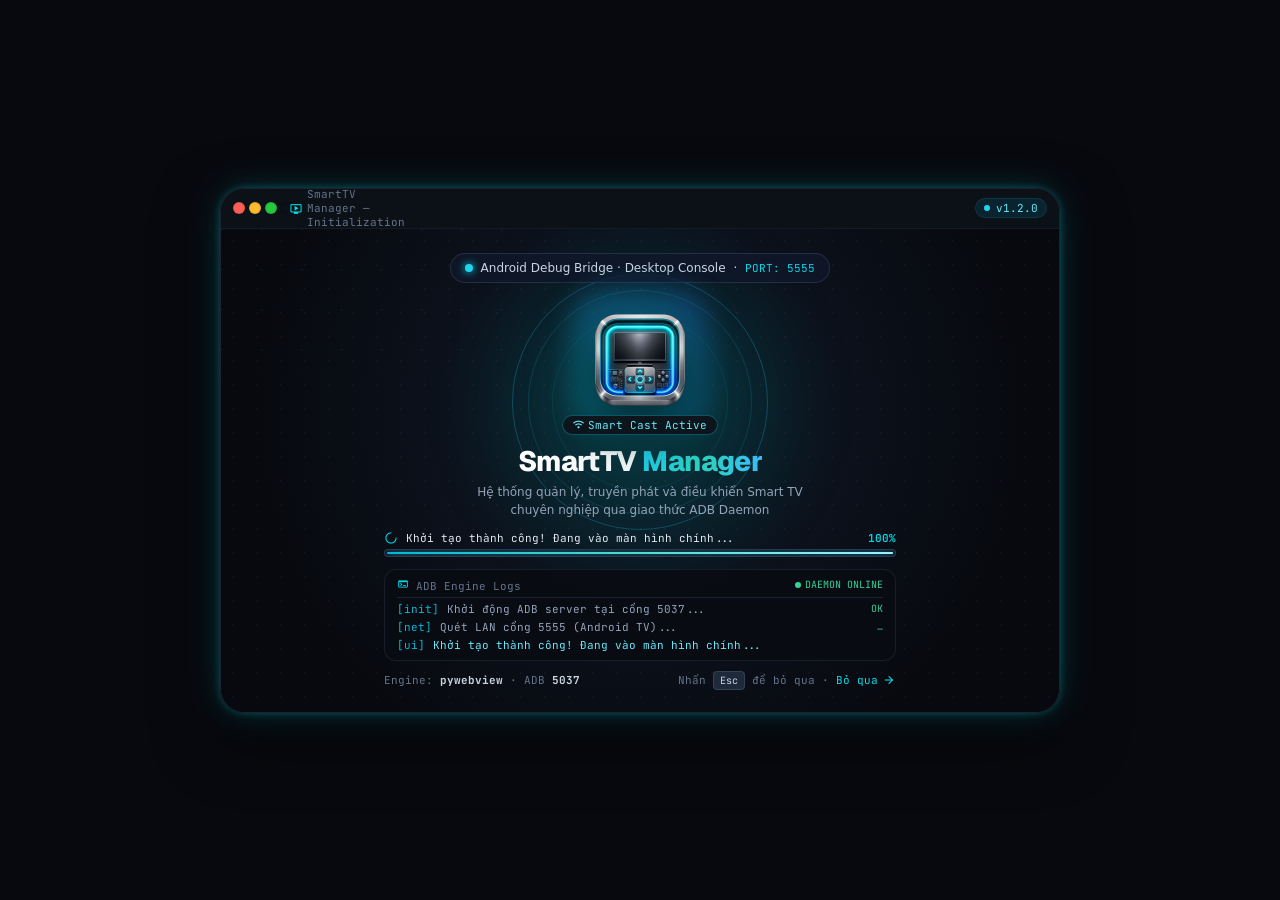
<file: ui/splash.html>
<!doctype html>
<html class="dark" lang="vi">
<head>
  <meta charset="utf-8">
  <meta name="viewport" content="width=device-width, initial-scale=1">
  <title>SmartTV Manager</title>
  <style>
    html { color-scheme: dark; background: #07090e; }
    body { margin: 0; background: #07090e; }
  </style>
  <link rel="icon" type="image/png" sizes="32x32" href="assets/favicon.png">
  <link rel="preconnect" href="https://fonts.googleapis.com">
  <link rel="preconnect" href="https://fonts.gstatic.com" crossorigin>
  <link href="https://fonts.googleapis.com/css2?family=Geist:wght@400;500;600;700;800&family=JetBrains+Mono:wght@400;500;600&display=swap" rel="stylesheet">
  <link href="https://fonts.googleapis.com/css2?family=Material+Symbols+Outlined:opsz,wght,FILL,GRAD@20..48,100..700,0..1,-50..200&display=swap" rel="stylesheet">
  <link rel="stylesheet" href="css/splash.css">
</head>
<body class="splash-root">

  <div class="splash-window" role="status" aria-live="polite" aria-label="Đang khởi động SmartTV Manager">
    <header class="splash-titlebar">
      <div class="splash-traffic">
        <span class="splash-traffic-red" aria-hidden="true"></span>
        <span class="splash-traffic-yellow" aria-hidden="true"></span>
        <span class="splash-traffic-green" aria-hidden="true"></span>
        <span class="splash-titlebar-label">
          <span class="material-symbols-outlined">live_tv</span>
          SmartTV Manager — Initialization
        </span>
      </div>
      <div class="splash-titlebar-meta">
        <span class="splash-version-pill">
          <span class="splash-version-dot"></span>
          v1.2.0
        </span>
      </div>
    </header>

    <div class="splash-main">
      <div class="splash-noise" aria-hidden="true"></div>
      <svg class="splash-grid" aria-hidden="true" xmlns="http://www.w3.org/2000/svg">
        <defs>
          <pattern id="splashGrid" width="40" height="40" patternUnits="userSpaceOnUse">
            <path d="M 40 0 L 0 0 0 40" fill="none" stroke="#00f0ff" stroke-width="0.5" stroke-opacity="0.3"/>
            <circle cx="0" cy="0" r="1.5" fill="#00f0ff" fill-opacity="0.5"/>
          </pattern>
        </defs>
        <rect width="100%" height="100%" fill="url(#splashGrid)"/>
      </svg>

      <div class="splash-radar" aria-hidden="true">
        <div class="splash-radar-ring"></div>
        <div class="splash-radar-ring"></div>
        <div class="splash-radar-ring"></div>
        <div class="splash-radar-glow"></div>
      </div>

      <div class="splash-tagline">
        <span class="splash-tagline-dot"></span>
        <span>Android Debug Bridge · Desktop Console</span>
        <span aria-hidden="true">·</span>
        <span class="splash-tagline-port">PORT: 5555</span>
      </div>

      <div class="splash-hero">
        <div class="splash-icon-wrap">
          <div class="splash-icon-glow" aria-hidden="true"></div>
          <img class="splash-icon-img" src="assets/app-icon.png" width="136" height="136" alt="SmartTV Manager">
          <span class="splash-icon-badge">
            <span class="material-symbols-outlined">wifi</span>
            Smart Cast Active
          </span>
        </div>
        <div class="splash-brand">
          <h1>SmartTV <span class="splash-brand-accent">Manager</span></h1>
          <p class="splash-brand-desc">
            Hệ thống quản lý, truyền phát và điều khiển Smart TV chuyên nghiệp qua giao thức ADB Daemon
          </p>
        </div>
      </div>

      <div class="splash-bottom">
        <div class="splash-status-row">
          <div class="splash-status-msg">
            <span class="material-symbols-outlined">progress_activity</span>
            <span id="splashStatusText">Đang quét mạng nội bộ &amp; tìm thiết bị TV...</span>
          </div>
          <span id="splashPercent" class="splash-percent">0%</span>
        </div>
        <div class="splash-progress-track">
          <div id="splashProgressBar" class="splash-progress-bar">
            <div class="splash-progress-shimmer" aria-hidden="true"></div>
          </div>
        </div>

        <div class="splash-log">
          <div class="splash-log-head">
            <span><span class="material-symbols-outlined">terminal</span> ADB Engine Logs</span>
            <span class="splash-daemon"><span class="splash-daemon-dot"></span> DAEMON ONLINE</span>
          </div>
          <div class="splash-log-line">
            <span class="splash-log-ts">[init]</span>
            <span>Khởi động ADB server tại cổng 5037...</span>
            <span class="splash-log-ok">OK</span>
          </div>
          <div class="splash-log-line">
            <span class="splash-log-ts">[net]</span>
            <span>Quét LAN cổng 5555 (Android TV)...</span>
            <span class="splash-log-ok">…</span>
          </div>
          <div class="splash-log-line is-active">
            <span class="splash-log-ts">[ui]</span>
            <span id="splashLogActive">Nạp module điều khiển &amp; Home Theme...</span>
          </div>
        </div>

        <div class="splash-foot">
          <div>
            <span>Engine: <strong>pywebview</strong></span>
            <span aria-hidden="true"> · </span>
            <span>ADB <strong>5037</strong></span>
          </div>
          <div>
            <span>Nhấn <kbd>Esc</kbd> để bỏ qua</span>
            <span aria-hidden="true"> · </span>
            <button type="button" id="splashSkip" class="splash-skip">
              Bỏ qua
              <span class="material-symbols-outlined" style="font-size:14px">arrow_forward</span>
            </button>
          </div>
        </div>
      </div>
    </div>
  </div>

  <script src="js/splash.js"></script>
</body>
</html>
</file>
<file: site/assets/css/site.css>
/* SmartTV Manager landing page. One light theme; the TV and app windows are the dark objects. */
@font-face{font-family:"Bricolage Grotesque";font-style:normal;font-weight:200 800;font-display:swap;src:url(../fonts/bricolage-grotesque-latin-wght-normal.woff2) format("woff2");unicode-range:U+0000-00FF,U+0131,U+0152-0153,U+02BB-02BC,U+02C6,U+02DA,U+02DC,U+0304,U+0308,U+0329,U+2000-206F,U+20AC,U+2122,U+2191,U+2193,U+2212,U+2215,U+FEFF,U+FFFD}
@font-face{font-family:"Bricolage Grotesque";font-style:normal;font-weight:200 800;font-display:swap;src:url(../fonts/bricolage-grotesque-vietnamese-wght-normal.woff2) format("woff2");unicode-range:U+0102-0103,U+0110-0111,U+0128-0129,U+0168-0169,U+01A0-01A1,U+01AF-01B0,U+0300-0301,U+0303-0304,U+0308-0309,U+0323,U+0329,U+1EA0-1EF9,U+20AB}
@font-face{font-family:"Geist";font-style:normal;font-weight:100 900;font-display:swap;src:url(../fonts/geist-latin-wght-normal.woff2) format("woff2");unicode-range:U+0000-00FF,U+0131,U+0152-0153,U+02BB-02BC,U+02C6,U+02DA,U+02DC,U+0304,U+0308,U+0329,U+2000-206F,U+20AC,U+2122,U+2191,U+2193,U+2212,U+2215,U+FEFF,U+FFFD}
@font-face{font-family:"Geist";font-style:normal;font-weight:100 900;font-display:swap;src:url(../fonts/geist-vietnamese-wght-normal.woff2) format("woff2");unicode-range:U+0102-0103,U+0110-0111,U+0128-0129,U+0168-0169,U+01A0-01A1,U+01AF-01B0,U+0300-0301,U+0303-0304,U+0308-0309,U+0323,U+0329,U+1EA0-1EF9,U+20AB}

:root{
  --bg:#edf0f4;
  --bg-2:#e2e7ee;
  --ink:#121821;
  --muted:#4d596a;
  --line:#cfd6e0;
  --cyan-ink:#00626b;      /* cyan for text and links on the light page */
  --cyan:#00f0ff;          /* the app's own accent, used on dark surfaces only */
  --amber:#f2b544;
  --dark:#10131a;          /* the app's surface colour */
  --dark-2:#191c22;
  --dark-line:rgba(255,255,255,.1);
  --on-dark:#e1e2eb;
  --on-dark-muted:#9fb0b6;
  --radius:14px;
  --font-display:"Bricolage Grotesque","Geist",system-ui,sans-serif;
  --font-body:"Geist",system-ui,-apple-system,"Segoe UI",sans-serif;
  --gutter:clamp(16px,4vw,48px);
  --max:1160px;
  color-scheme:light;
}
*{box-sizing:border-box}
html{scroll-behavior:smooth;-webkit-text-size-adjust:100%}
body{margin:0;background:var(--bg);color:var(--ink);font:400 1.0625rem/1.6 var(--font-body);-webkit-font-smoothing:antialiased}
img{max-width:100%;display:block}
a{color:var(--cyan-ink);text-underline-offset:3px}
a:hover{color:var(--ink)}
:focus-visible{outline:3px solid var(--cyan-ink);outline-offset:3px;border-radius:6px}
.wrap{max-width:var(--max);margin:0 auto;padding:0 var(--gutter)}
.skip{position:absolute;left:-999px;top:8px;background:var(--ink);color:#fff;padding:8px 14px;border-radius:8px;z-index:50}
.skip:focus{left:8px}
h1,h2,h3{font-family:var(--font-display);margin:0;letter-spacing:-.025em;text-wrap:balance}
h1{font-size:clamp(2.4rem,5vw,3.9rem);font-weight:700;line-height:1.02}
h2{font-size:clamp(1.8rem,3.6vw,2.7rem);font-weight:650;line-height:1.08}
h3{font-size:1.25rem;font-weight:620;line-height:1.2;letter-spacing:-.01em}
p{margin:0;text-wrap:pretty}
.lede{font-size:clamp(1.1rem,1.6vw,1.3rem);color:var(--muted);max-width:34em}

/* header */
.top{position:sticky;top:0;z-index:20;background:color-mix(in srgb,var(--bg) 88%,transparent);backdrop-filter:saturate(1.4) blur(10px);border-bottom:1px solid var(--line)}
.top .wrap{display:flex;align-items:center;gap:18px;height:62px}
.brand{display:flex;align-items:center;gap:10px;font:650 1.1rem var(--font-display);letter-spacing:-.01em;color:var(--ink);text-decoration:none}
.brand svg{width:28px;height:28px}
.top nav{margin-left:auto;display:flex;gap:22px;align-items:center}
.top nav a{color:var(--muted);text-decoration:none;font-size:.97rem}
.top nav a:hover{color:var(--ink)}
.lang{display:inline-flex;border:1px solid var(--line);border-radius:999px;padding:2px;background:#fff}
.lang button{border:0;background:none;font:600 .85rem var(--font-body);padding:5px 11px;border-radius:999px;color:var(--muted);cursor:pointer}
.lang button[aria-pressed=true]{background:var(--ink);color:#fff}
@media(max-width:720px){.top nav .navlink{display:none}}

/* buttons */
.btn{display:inline-flex;align-items:center;gap:10px;border-radius:12px;padding:14px 22px;font:600 1.02rem var(--font-body);text-decoration:none;border:1.5px solid var(--ink);cursor:pointer;transition:transform .15s,background .15s,color .15s}
.btn-primary{background:var(--ink);color:#fff}
.btn-primary:hover{background:#000;color:#fff;transform:translateY(-1px)}
.btn-ghost{background:transparent;color:var(--ink)}
.btn-ghost:hover{background:var(--ink);color:#fff}
.btn svg{width:20px;height:20px;flex:none}
.fine{font-size:.9rem;color:var(--muted)}

/* hero */
.hero{padding:clamp(36px,6vw,84px) 0 clamp(28px,4vw,56px)}
.hero .wrap{display:grid;grid-template-columns:minmax(0,5fr) minmax(0,6.4fr);gap:clamp(28px,5vw,72px);align-items:center}
.hero h1{margin-bottom:22px}
.cta-row{display:flex;flex-wrap:wrap;gap:12px;margin:30px 0 14px}
.ver{display:flex;flex-wrap:wrap;gap:6px 18px;font-variant-numeric:tabular-nums}
@media(max-width:900px){.hero .wrap{grid-template-columns:1fr}}

/* the TV */
.tv{margin:0}
.tv-bezel{position:relative;background:#06080c;border-radius:16px;padding:clamp(6px,1.2vw,12px);box-shadow:0 1px 0 rgba(255,255,255,.08) inset,0 30px 60px -28px rgba(16,19,26,.55),0 12px 20px -14px rgba(16,19,26,.5)}
.tv-screen{position:relative;aspect-ratio:16/9;border-radius:8px;overflow:hidden;background:#0c0e14}
.tv-screen img{position:absolute;inset:0;width:100%;height:100%;object-fit:cover}
#sceneAfter{clip-path:inset(0 0 0 0);transition:clip-path .9s cubic-bezier(.65,0,.2,1)}
.tv.is-before #sceneAfter{clip-path:inset(0 0 0 100%)}
.scan{position:absolute;top:0;bottom:0;width:2px;background:var(--cyan);box-shadow:0 0 14px 2px rgba(0,240,255,.7);left:0;transform:translateX(-4px);opacity:0;pointer-events:none}
.tv.is-moving .scan{opacity:1}
/* corner marks: the TV safe area, where the widgets are drawn */
.safe{position:absolute;inset:7% 6%;pointer-events:none}
.safe i{position:absolute;width:16px;height:16px;border:0 solid rgba(255,255,255,.55)}
.safe i:nth-child(1){left:0;top:0;border-width:2px 0 0 2px}
.safe i:nth-child(2){right:0;top:0;border-width:2px 2px 0 0}
.safe i:nth-child(3){left:0;bottom:0;border-width:0 0 2px 2px}
.safe i:nth-child(4){right:0;bottom:0;border-width:0 2px 2px 0}
.tv-stand{width:34%;height:10px;margin:0 auto;background:linear-gradient(#1b2029,#0c0f14);border-radius:0 0 10px 10px}
.tv-ctl{display:flex;flex-wrap:wrap;justify-content:space-between;align-items:center;gap:12px;margin-top:18px}
.seg{display:inline-flex;background:#fff;border:1px solid var(--line);border-radius:12px;padding:3px}
.seg button{border:0;background:none;padding:9px 16px;border-radius:9px;font:600 .95rem var(--font-body);color:var(--muted);cursor:pointer}
.seg button[aria-pressed=true]{background:var(--ink);color:#fff}
.tv figcaption{font-size:.88rem;color:var(--muted);max-width:30em}

/* SMPTE colour bars: used once, as the divider the page earns */
.bars{height:10px;display:flex}
.bars i{flex:1}
.bars i:nth-child(1){background:#e8e8e8}.bars i:nth-child(2){background:#d6d031}.bars i:nth-child(3){background:#2fc2cc}
.bars i:nth-child(4){background:#3fbf5e}.bars i:nth-child(5){background:#c94aa3}.bars i:nth-child(6){background:#d0453b}.bars i:nth-child(7){background:#3a52c4}

/* sections */
section{padding:clamp(56px,8vw,112px) 0}
.split{display:grid;grid-template-columns:minmax(0,1fr) minmax(0,1.1fr);gap:clamp(28px,5vw,80px);align-items:center}
.split.flip{grid-template-columns:minmax(0,1.1fr) minmax(0,1fr)}
.split.flip .copy{order:2}
@media(max-width:900px){.split,.split.flip{grid-template-columns:1fr}.split.flip .copy{order:0}}
.copy h2{margin-bottom:18px}
.copy p+p{margin-top:14px}
.points{list-style:none;margin:26px 0 0;padding:0;border-top:1px solid var(--line)}
.points li{padding:14px 0;border-bottom:1px solid var(--line);display:grid;grid-template-columns:minmax(0,11.5em) 1fr;gap:6px 22px}
.points b{font-weight:620}
.points span{color:var(--muted)}
@media(max-width:560px){.points li{grid-template-columns:1fr}}

/* the app window (illustration built from the app's own colours) */
.win{background:var(--dark);color:var(--on-dark);border-radius:12px;overflow:hidden;box-shadow:0 30px 60px -30px rgba(16,19,26,.6);border:1px solid #20242c;font-size:.9rem;line-height:1.4}
.win-bar{display:flex;align-items:center;gap:8px;padding:10px 14px;background:var(--dark-2);border-bottom:1px solid var(--dark-line);color:var(--on-dark-muted);font-size:.8rem}
.win-bar i{width:9px;height:9px;border-radius:50%;background:#3a3f4a}
.win-tools{display:flex;flex-wrap:wrap;gap:10px;padding:14px;border-bottom:1px solid var(--dark-line)}
.win-search{flex:1 1 150px;min-width:0;background:#0b0e14;border:1px solid var(--dark-line);border-radius:8px;padding:8px 12px;color:var(--on-dark-muted)}
.win-tabs{display:flex;gap:4px}
.win-tabs span{padding:7px 11px;border-radius:8px;color:var(--on-dark-muted)}
.win-tabs .on{background:rgba(0,240,255,.12);color:var(--cyan)}
.row{display:grid;grid-template-columns:minmax(0,1fr) auto;gap:10px;align-items:center;padding:12px 14px;border-bottom:1px solid var(--dark-line)}
.row:last-child{border-bottom:0}
.row .n{font-weight:600;color:var(--on-dark)}
.row .p{font:.78rem/1.3 ui-monospace,"Cascadia Mono",Menlo,monospace;color:var(--on-dark-muted);overflow-wrap:anywhere}
.acts{display:flex;gap:6px;flex-wrap:wrap;justify-content:flex-end}
.chip{border:1px solid var(--dark-line);border-radius:7px;padding:5px 9px;font-size:.78rem;color:var(--on-dark-muted);white-space:nowrap}
.chip.danger{color:#ff9aa6;border-color:rgba(244,63,94,.4)}
.chip.ok{color:var(--cyan);border-color:rgba(0,240,255,.35)}
.row.off .n{color:var(--on-dark-muted);text-decoration:line-through;text-decoration-color:rgba(255,255,255,.25)}

/* wide TV section */
.wide{background:var(--dark);color:var(--on-dark)}
.wide a{color:var(--cyan)}
.wide .lede,.wide .points span{color:var(--on-dark-muted)}
.wide .points,.wide .points li{border-color:var(--dark-line)}
.wide-shot{margin:clamp(30px,5vw,56px) 0 0;border-radius:14px;overflow:hidden;border:1px solid #20242c}
.wide-shot img{width:100%}
.wide figcaption{margin-top:12px;font-size:.88rem;color:var(--on-dark-muted)}
.wide-cols{display:grid;grid-template-columns:minmax(0,1fr) minmax(0,1fr);gap:clamp(24px,5vw,72px);margin-top:36px}
@media(max-width:800px){.wide-cols{grid-template-columns:1fr}}

/* how it works: this one really is a sequence */
.steps{list-style:none;counter-reset:s;margin:34px 0 0;padding:0;display:grid;grid-template-columns:repeat(3,minmax(0,1fr));gap:clamp(18px,3vw,40px)}
.steps li{counter-increment:s;border-top:3px solid var(--ink);padding-top:16px}
.steps li::before{content:counter(s);font:700 2.4rem/1 var(--font-display);display:block;margin-bottom:10px;color:var(--cyan-ink)}
.steps h3{margin-bottom:8px}
.steps p{color:var(--muted)}
@media(max-width:800px){.steps{grid-template-columns:1fr}}

/* download */
.dl{background:var(--bg-2)}
.dl-grid{display:grid;grid-template-columns:repeat(2,minmax(0,1fr));gap:clamp(14px,2.4vw,28px);margin-top:32px}
.dl-item{background:#fff;border:1px solid var(--line);border-radius:var(--radius);padding:26px;display:flex;flex-direction:column;gap:10px}
.dl-item.is-mine{border-color:var(--ink);box-shadow:0 0 0 1px var(--ink)}
.dl-item h3{display:flex;align-items:center;gap:10px}
.dl-item .meta{color:var(--muted);font-size:.92rem;font-variant-numeric:tabular-nums}
.dl-item .btn{margin-top:8px;align-self:flex-start}
.note{margin-top:22px;max-width:46em}
@media(max-width:700px){.dl-grid{grid-template-columns:1fr}}

/* faq */
.faq{max-width:760px}
.faq details{border-bottom:1px solid var(--line);padding:4px 0}
.faq summary{cursor:pointer;list-style:none;padding:16px 28px 16px 0;font:600 1.1rem var(--font-display);position:relative}
.faq summary::-webkit-details-marker{display:none}
.faq summary::after{content:"+";position:absolute;right:4px;top:50%;transform:translateY(-50%);font:400 1.5rem var(--font-body);transition:transform .2s}
.faq details[open] summary::after{transform:translateY(-50%) rotate(45deg)}
.faq details p{padding:0 0 18px;color:var(--muted);max-width:40em}

footer{padding:40px 0 56px;border-top:1px solid var(--line);color:var(--muted);font-size:.92rem}
footer .wrap{display:flex;flex-wrap:wrap;gap:12px 32px;justify-content:space-between}
footer p{max-width:40em}

@media(prefers-reduced-motion:reduce){
  html{scroll-behavior:auto}
  #sceneAfter{transition:none}
  .btn{transition:none}
}
.links{display:flex;flex-wrap:wrap;gap:8px 28px}
.wide-shot{overflow-x:auto}.wide-shot img{min-width:680px}

/* real app screenshots */
.shot{margin:0;border-radius:12px;overflow:hidden;border:1px solid #20242c;background:var(--dark);box-shadow:0 30px 60px -30px rgba(16,19,26,.6)}
.shot img{display:block;width:100%;height:auto}
#clean .split{align-items:start}
#clean .shot{align-self:center}
.shot-dark{border-color:var(--dark-line)}
#clean .split{display:block}
#clean .shot{margin-top:40px}

/* support */
.support{background:var(--bg-2)}
.support-grid{display:grid;grid-template-columns:minmax(0,1fr) auto;gap:clamp(24px,5vw,64px);align-items:center}
.support .acct{margin-top:22px;line-height:1.6;font-variant-numeric:tabular-nums}
.support .acct span{color:var(--muted);font-size:.92rem}
.qr{margin:0;width:min(280px,100%);background:#fff;border:1px solid var(--line);border-radius:var(--radius);padding:14px;text-align:center}
.qr img{display:block;width:100%;height:auto;border-radius:8px}
.qr figcaption{margin-top:10px;color:var(--muted)}
@media(max-width:700px){.support-grid{grid-template-columns:1fr}.qr{margin:0 auto}}
.demo{margin:32px 0 0;border-radius:14px;overflow:hidden;border:1px solid #20242c;background:var(--dark);box-shadow:0 30px 60px -30px rgba(16,19,26,.6)}
.demo video{display:block;width:100%;height:auto;aspect-ratio:16/9}
</file>
<file: ui/css/main.css>
@import url("tokens.css");
@import url("components.css");
@import url("layout.css");
@import url("devices.css");
@import url("remote.css");
@import url("apps.css");
@import url("smart-clean.css");
@import url("apk.css");
@import url("home.css");
@import url("guard.css");

/* Legacy tab panels — shared panel styling (other screens) */
.panel {
  background: var(--color-surface-container-low);
  border: 1px solid var(--hairline);
  border-radius: var(--radius-xl);
  padding: var(--space-lg);
  margin-bottom: var(--space-lg);
}

.panel-header {
  display: flex;
  justify-content: space-between;
  align-items: flex-start;
  margin-bottom: var(--space-md);
  gap: var(--space-md);
}

.panel-header h2,
.panel h2 {
  margin: 0;
  font: var(--text-headline-sm);
}

.hint {
  font: var(--text-body-sm);
  color: var(--color-on-surface-variant);
}

.row {
  display: flex;
  gap: var(--space-sm);
  margin-bottom: var(--space-sm);
}

input:not(.field-input):not(.home-search-input):not(.remote-text-input):not(.remote-keycode-input):not(.smart-clean-key-input):not(.smart-clean-url-input):not(.smart-clean-search):not(.smart-clean-model-search):not(.smart-clean-check):not([type="file"]):not([type="checkbox"]):not([type="radio"]) {
  flex: 1;
  background: var(--color-surface-container);
  border: 1px solid var(--hairline);
  color: var(--color-on-surface);
  padding: var(--space-sm) var(--space-md);
  border-radius: var(--radius-md);
  font: var(--text-body-md);
}

input:not(.smart-clean-key-input):not(.smart-clean-url-input):not(.smart-clean-search):focus {
  outline: none;
  border-color: var(--accent-hairline);
}

button:not(.btn):not(.nav-tab):not(.dpad):not(.rbtn):not(.app-act):not(.filter-tab):not(.apps-search-clear):not(.remote-key):not(.remote-app-btn):not([class*="smart-clean-"]) {
  background: transparent;
  border: 1px solid var(--accent-hairline);
  color: var(--color-primary-fixed-dim);
  padding: var(--space-sm) var(--space-md);
  border-radius: var(--radius-md);
  cursor: pointer;
  font: var(--text-label-md);
  transition: background 0.15s ease, opacity 0.15s ease;
  display: inline-flex;
  align-items: center;
  justify-content: center;
  gap: var(--space-xs);
}

button:not(.btn):not(.nav-tab):not(.dpad):not(.rbtn):not(.app-act):not(.filter-tab):not(.apps-search-clear):not(.remote-key):not(.remote-app-btn):not([class*="smart-clean-"]):hover:not(:disabled):not(.loading) {
  background: rgba(0, 240, 255, 0.1);
  border-color: var(--color-primary-container);
  color: var(--color-primary);
}

button.secondary:not(.btn) {
  background: var(--color-surface-container-high);
  color: var(--color-on-surface);
}

button.secondary:not(.btn):hover:not(:disabled):not(.loading) {
  background: var(--color-surface-bright);
}

.status {
  font: var(--text-body-sm);
  color: var(--color-on-surface-variant);
  min-height: 1.125rem;
  margin: var(--space-sm) 0;
}

/* Capability-gated controls must stay hidden even when components define display:flex/grid. */
[hidden] { display: none !important; }
</file>
<file: ui/css/splash.css>
@import url("tokens.css");

*,
*::before,
*::after {
  box-sizing: border-box;
}

html,
body {
  margin: 0;
  height: 100%;
}

body.splash-root {
  min-height: 100vh;
  display: flex;
  align-items: center;
  justify-content: center;
  padding: var(--space-lg);
  background: #07090e;
  color: #f1f5f9;
  font-family: Geist, Inter, system-ui, sans-serif;
  overflow: hidden;
  user-select: none;
  -webkit-font-smoothing: antialiased;
}

.splash-window {
  position: relative;
  width: 100%;
  max-width: 840px;
  aspect-ratio: 16 / 10;
  max-height: min(92vh, 640px);
  display: flex;
  flex-direction: column;
  border-radius: var(--radius-2xl);
  border: 1px solid rgba(31, 39, 54, 0.85);
  background: rgba(11, 14, 20, 0.95);
  box-shadow:
    0 0 35px -5px rgba(0, 240, 255, 0.25),
    0 0 10px -2px rgba(0, 240, 255, 0.4),
    0 24px 64px rgba(0, 0, 0, 0.55);
  overflow: hidden;
  backdrop-filter: blur(24px);
}

.splash-titlebar {
  height: 40px;
  padding: 0 var(--space-md);
  display: flex;
  align-items: center;
  justify-content: space-between;
  border-bottom: 1px solid rgba(31, 39, 54, 0.5);
  background: rgba(13, 17, 24, 0.9);
  flex-shrink: 0;
}

.splash-traffic {
  display: flex;
  align-items: center;
  gap: var(--space-xs);
}

.splash-traffic span {
  width: 12px;
  height: 12px;
  border-radius: var(--radius-full);
  box-shadow: inset 0 0 2px rgba(0, 0, 0, 0.35);
}

.splash-traffic-red {
  background: #ff5f56;
}
.splash-traffic-yellow {
  background: #ffbd2e;
}
.splash-traffic-green {
  background: #27c93f;
}

.splash-titlebar-label {
  display: flex;
  align-items: center;
  gap: 6px;
  padding-left: var(--space-sm);
  font: var(--text-code-sm);
  color: #64748b;
}

.splash-titlebar-label .material-symbols-outlined {
  font-size: 14px;
  color: var(--color-primary-fixed-dim);
}

.splash-titlebar-meta {
  display: flex;
  align-items: center;
  gap: var(--space-sm);
  font: var(--text-code-sm);
  color: #94a3b8;
}

.splash-version-pill {
  display: inline-flex;
  align-items: center;
  gap: 6px;
  padding: 2px 8px;
  border-radius: var(--radius-full);
  border: 1px solid rgba(22, 78, 99, 0.45);
  background: rgba(8, 51, 68, 0.55);
  color: #67e8f9;
  font-size: 11px;
}

.splash-version-dot {
  width: 6px;
  height: 6px;
  border-radius: var(--radius-full);
  background: #22d3ee;
  animation: splashPing 1.5s ease-out infinite;
}

@keyframes splashPing {
  75%,
  100% {
    transform: scale(2);
    opacity: 0;
  }
}

.splash-main {
  position: relative;
  flex: 1;
  display: flex;
  flex-direction: column;
  align-items: center;
  justify-content: space-between;
  padding: var(--space-xl);
  overflow: hidden;
  background: radial-gradient(
    circle at 50% 38%,
    rgba(0, 240, 255, 0.12) 0%,
    rgba(15, 23, 42, 0.4) 40%,
    rgba(7, 9, 14, 0.98) 75%
  );
}

.splash-noise {
  position: absolute;
  inset: 0;
  pointer-events: none;
  background-image: radial-gradient(rgba(255, 255, 255, 0.03) 1px, transparent 0);
  background-size: 24px 24px;
}

.splash-grid {
  position: absolute;
  inset: 0;
  opacity: 0.2;
  pointer-events: none;
}

.splash-radar {
  position: absolute;
  top: 36%;
  left: 50%;
  width: 16rem;
  height: 16rem;
  transform: translate(-50%, -50%);
  pointer-events: none;
}

.splash-radar-ring {
  position: absolute;
  inset: 0;
  border-radius: var(--radius-full);
  border: 1px solid rgba(34, 211, 238, 0.25);
  animation: splashRadar 3s ease-out infinite;
}

.splash-radar-ring:nth-child(2) {
  inset: 1rem;
  border-color: rgba(34, 211, 238, 0.15);
  animation-delay: 1s;
}

.splash-radar-ring:nth-child(3) {
  inset: 2.5rem;
  border-color: rgba(34, 211, 238, 0.1);
  animation-delay: 2s;
}

.splash-radar-glow {
  position: absolute;
  inset: 0;
  border-radius: var(--radius-full);
  background: rgba(6, 182, 212, 0.1);
  filter: blur(48px);
  animation: splashPulseGlow 2.5s ease-in-out infinite;
}

@keyframes splashRadar {
  0% {
    transform: scale(0.8);
    opacity: 0.8;
  }
  100% {
    transform: scale(2.2);
    opacity: 0;
  }
}

@keyframes splashPulseGlow {
  0%,
  100% {
    opacity: 0.4;
    transform: scale(0.98);
  }
  50% {
    opacity: 0.85;
    transform: scale(1.04);
  }
}

.splash-tagline {
  position: relative;
  z-index: 1;
  display: flex;
  align-items: center;
  gap: var(--space-sm);
  padding: 6px 14px;
  border-radius: var(--radius-full);
  border: 1px solid rgba(51, 65, 85, 0.6);
  background: rgba(15, 23, 42, 0.8);
  font: var(--text-body-sm);
  color: #cbd5e1;
}

.splash-tagline-dot {
  width: 8px;
  height: 8px;
  border-radius: var(--radius-full);
  background: #22d3ee;
  box-shadow: 0 0 8px #00f0ff;
}

.splash-tagline-port {
  font-family: JetBrains Mono, ui-monospace, monospace;
  font-size: 11px;
  color: var(--color-primary-fixed-dim);
}

.splash-hero {
  position: relative;
  z-index: 1;
  display: flex;
  flex-direction: column;
  align-items: center;
  margin-top: var(--space-sm);
  animation: splashFloat 4s ease-in-out infinite;
}

@keyframes splashFloat {
  0%,
  100% {
    transform: translateY(0);
  }
  50% {
    transform: translateY(-6px);
  }
}

.splash-icon-wrap {
  position: relative;
  width: 8.5rem;
  height: 8.5rem;
  padding: 4px;
  border-radius: 28px;
}

.splash-icon-glow {
  position: absolute;
  inset: 0;
  border-radius: 30px;
  background: linear-gradient(to top right, rgba(6, 182, 212, 0.3), rgba(37, 99, 235, 0.3));
  filter: blur(12px);
}

.splash-icon-img {
  position: relative;
  z-index: 1;
  width: 100%;
  height: 100%;
  object-fit: contain;
  border-radius: 24px;
  filter: drop-shadow(0 20px 30px rgba(0, 0, 0, 0.85)) drop-shadow(0 0 25px rgba(0, 240, 255, 0.35));
}

.splash-icon-badge {
  position: absolute;
  bottom: -8px;
  left: 50%;
  transform: translateX(-50%);
  display: inline-flex;
  align-items: center;
  gap: 4px;
  padding: 2px 10px;
  border-radius: var(--radius-full);
  border: 1px solid rgba(6, 182, 212, 0.4);
  background: rgba(15, 19, 26, 0.92);
  font: var(--text-code-sm);
  color: #67e8f9;
  white-space: nowrap;
  z-index: 2;
}

.splash-icon-badge .material-symbols-outlined {
  font-size: 11px;
}

.splash-brand {
  margin-top: var(--space-lg);
  text-align: center;
}

.splash-brand h1 {
  margin: 0;
  font-size: 1.75rem;
  font-weight: 800;
  letter-spacing: -0.02em;
  color: #fff;
}

.splash-brand-accent {
  background: linear-gradient(90deg, #22d3ee, #2dd4bf, #38bdf8);
  -webkit-background-clip: text;
  background-clip: text;
  color: transparent;
}

.splash-brand-desc {
  margin: var(--space-xs) 0 0;
  max-width: 22rem;
  font: var(--text-body-sm);
  color: #94a3b8;
  line-height: 1.5;
}

.splash-bottom {
  position: relative;
  z-index: 1;
  width: 100%;
  max-width: 32rem;
  margin-top: var(--space-md);
}

.splash-status-row {
  display: flex;
  justify-content: space-between;
  align-items: center;
  gap: var(--space-md);
  margin-bottom: var(--space-xs);
  font: var(--text-code-sm);
}

.splash-status-msg {
  display: flex;
  align-items: center;
  gap: var(--space-sm);
  color: #e2e8f0;
  min-width: 0;
}

.splash-status-msg .material-symbols-outlined {
  font-size: 14px;
  color: var(--color-primary-fixed-dim);
  animation: splashSpin 1s linear infinite;
}

@keyframes splashSpin {
  to {
    transform: rotate(360deg);
  }
}

.splash-status-msg span:last-child {
  overflow: hidden;
  text-overflow: ellipsis;
  white-space: nowrap;
}

.splash-percent {
  color: var(--color-primary-fixed-dim);
  font-weight: 600;
  flex-shrink: 0;
}

.splash-progress-track {
  width: 100%;
  height: 8px;
  padding: 2px;
  border-radius: var(--radius-full);
  border: 1px solid rgba(51, 65, 85, 0.8);
  background: rgba(15, 23, 42, 0.9);
  overflow: hidden;
}

.splash-progress-bar {
  height: 100%;
  width: 0%;
  border-radius: var(--radius-full);
  background: linear-gradient(90deg, #06b6d4, #2dd4bf, #67e8f9);
  box-shadow: 0 0 12px #00f0ff;
  position: relative;
  transition: width 0.35s ease;
}

.splash-progress-shimmer {
  position: absolute;
  inset: 0;
  background: linear-gradient(90deg, transparent, rgba(255, 255, 255, 0.35), transparent);
  background-size: 200% 100%;
  animation: splashShimmer 2s linear infinite;
}

@keyframes splashShimmer {
  0% {
    background-position: 200% 0;
  }
  100% {
    background-position: -200% 0;
  }
}

.splash-log {
  margin-top: var(--space-md);
  padding: var(--space-sm) var(--space-md);
  border-radius: var(--radius-lg);
  border: 1px solid rgba(31, 39, 54, 0.7);
  background: rgba(9, 12, 18, 0.9);
  font: var(--text-code-sm);
  color: #94a3b8;
}

.splash-log-head {
  display: flex;
  justify-content: space-between;
  align-items: center;
  padding-bottom: var(--space-xs);
  margin-bottom: var(--space-xs);
  border-bottom: 1px solid rgba(30, 41, 59, 0.8);
  color: #64748b;
}

.splash-log-head .material-symbols-outlined {
  font-size: 12px;
  color: var(--color-primary-fixed-dim);
}

.splash-daemon {
  display: inline-flex;
  align-items: center;
  gap: 4px;
  font-size: 10px;
  color: #34d399;
}

.splash-daemon-dot {
  width: 6px;
  height: 6px;
  border-radius: var(--radius-full);
  background: #34d399;
  animation: splashPulseGlow 2s ease-in-out infinite;
}

.splash-log-line {
  display: flex;
  align-items: center;
  gap: var(--space-sm);
  margin-top: 4px;
  white-space: nowrap;
  overflow: hidden;
  text-overflow: ellipsis;
}

.splash-log-ts {
  color: #06b6d4;
  flex-shrink: 0;
}

.splash-log-ok {
  margin-left: auto;
  color: #34d399;
  font-size: 10px;
  flex-shrink: 0;
}

.splash-log-line.is-active {
  color: #67e8f9;
}

.splash-log-line.is-active span:nth-child(2) {
  animation: splashPulseGlow 2s ease-in-out infinite;
}

.splash-foot {
  display: flex;
  justify-content: space-between;
  align-items: center;
  gap: var(--space-md);
  margin-top: var(--space-md);
  font: var(--text-code-sm);
  color: #64748b;
}

.splash-foot strong {
  color: #cbd5e1;
}

.splash-skip {
  border: none;
  background: transparent;
  color: var(--color-primary-fixed-dim);
  font: inherit;
  cursor: pointer;
  display: inline-flex;
  align-items: center;
  gap: 4px;
  padding: 0;
}

.splash-skip:hover {
  color: #67e8f9;
}

.splash-foot kbd {
  padding: 2px 6px;
  border-radius: var(--radius-sm);
  border: 1px solid #334155;
  background: #1e293b;
  color: #cbd5e1;
  font: inherit;
  font-size: 10px;
}
</file>
